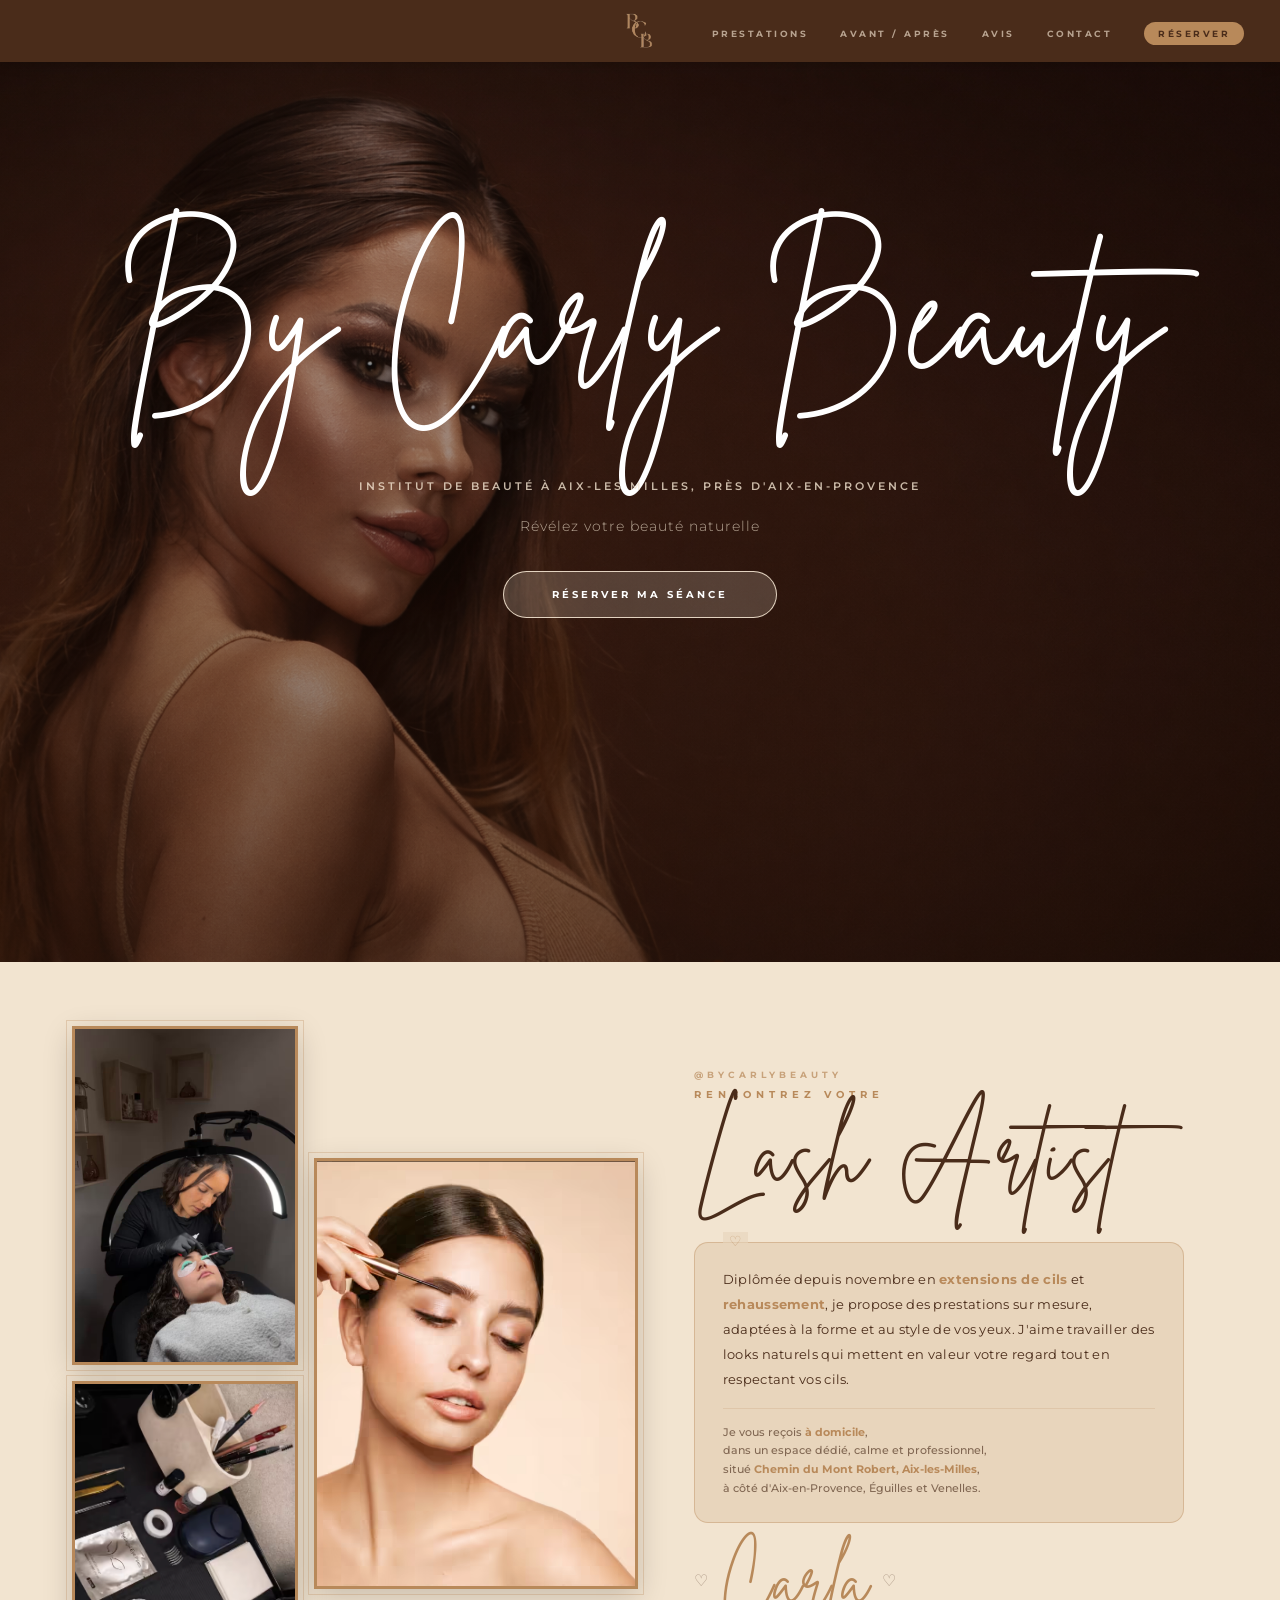
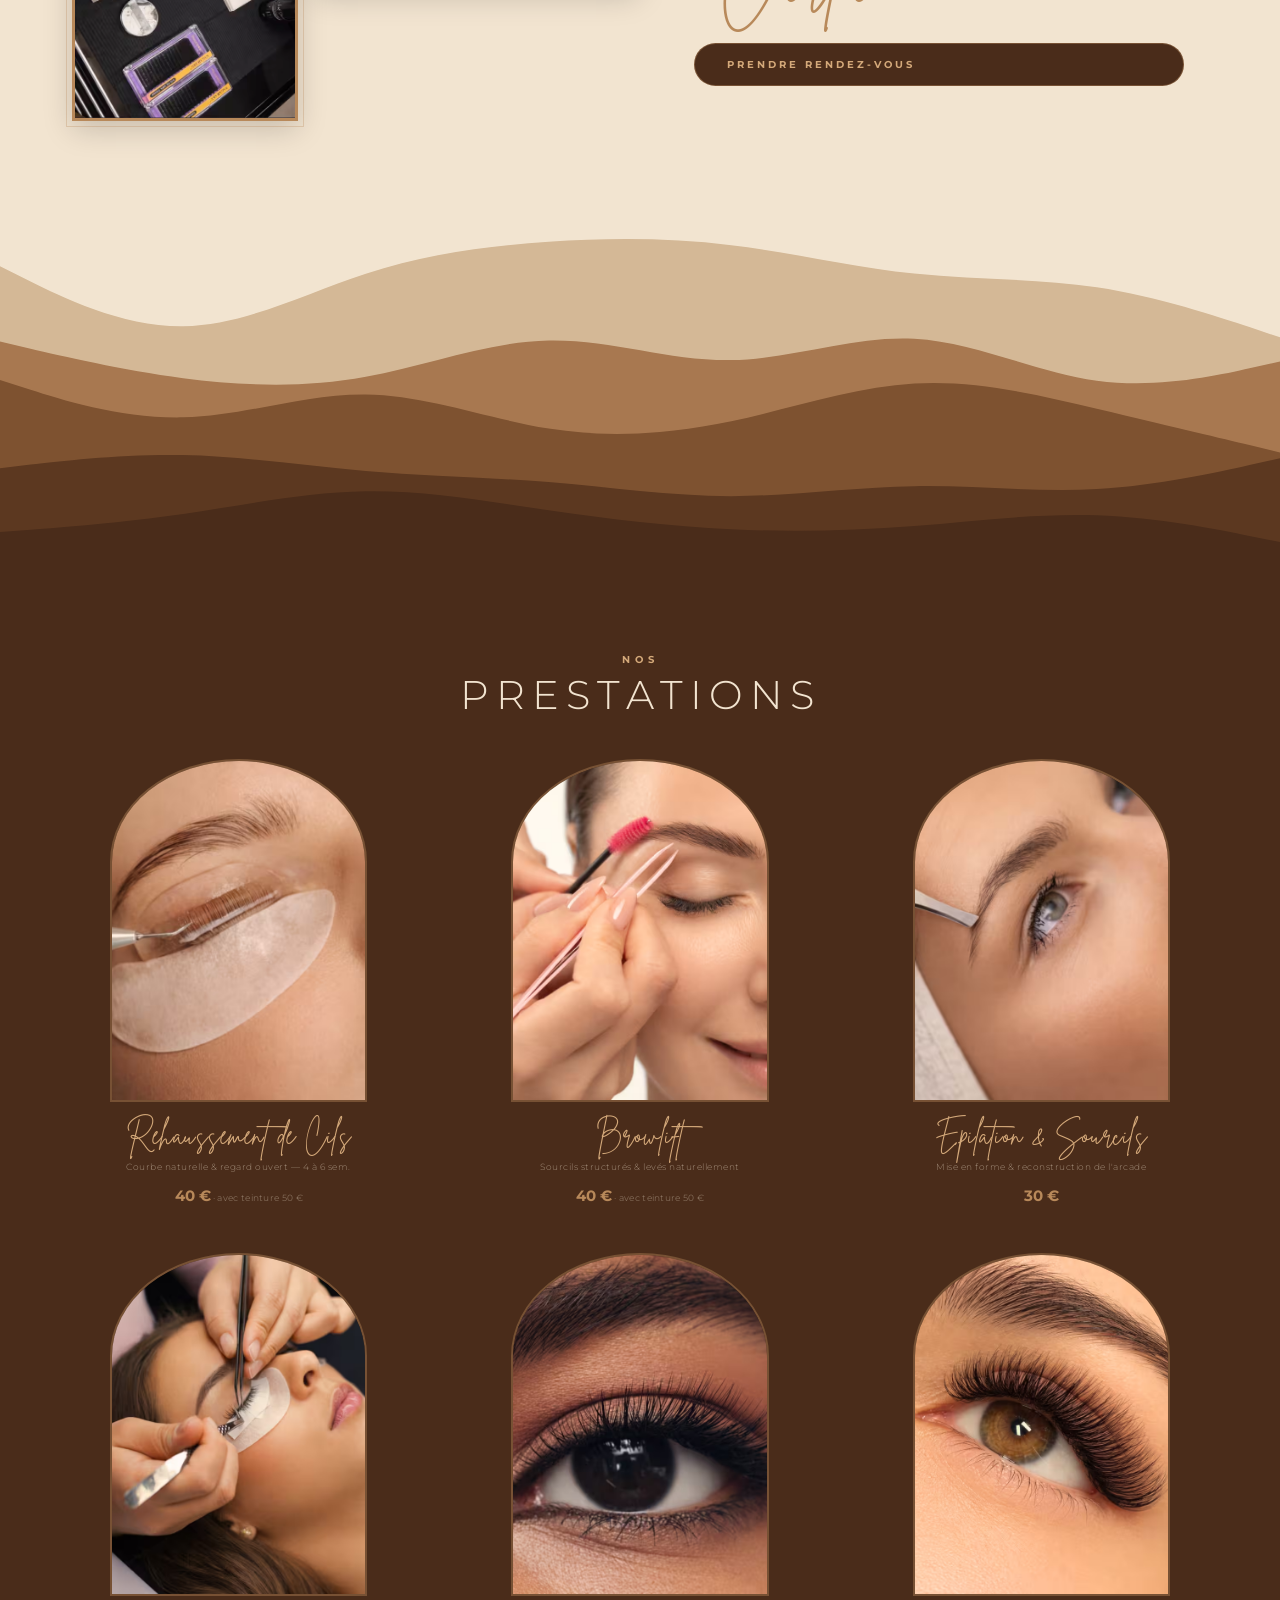
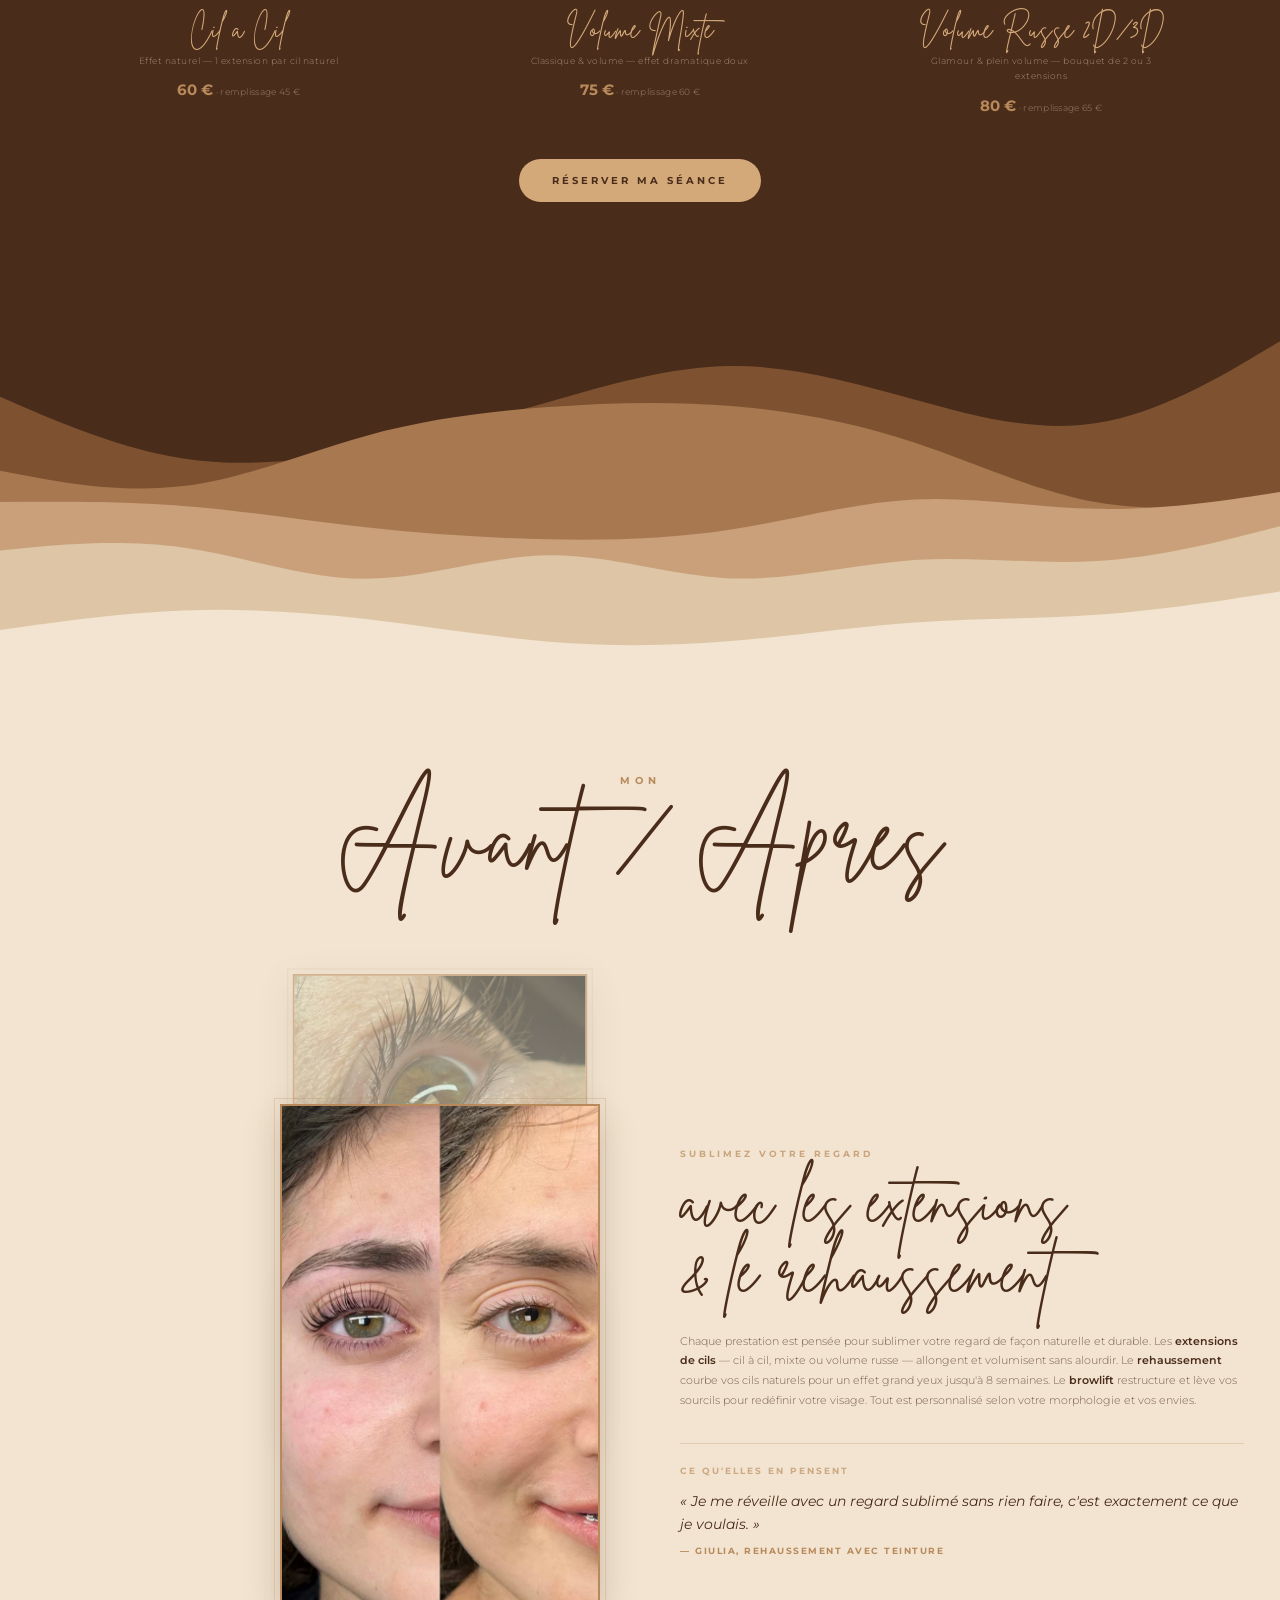
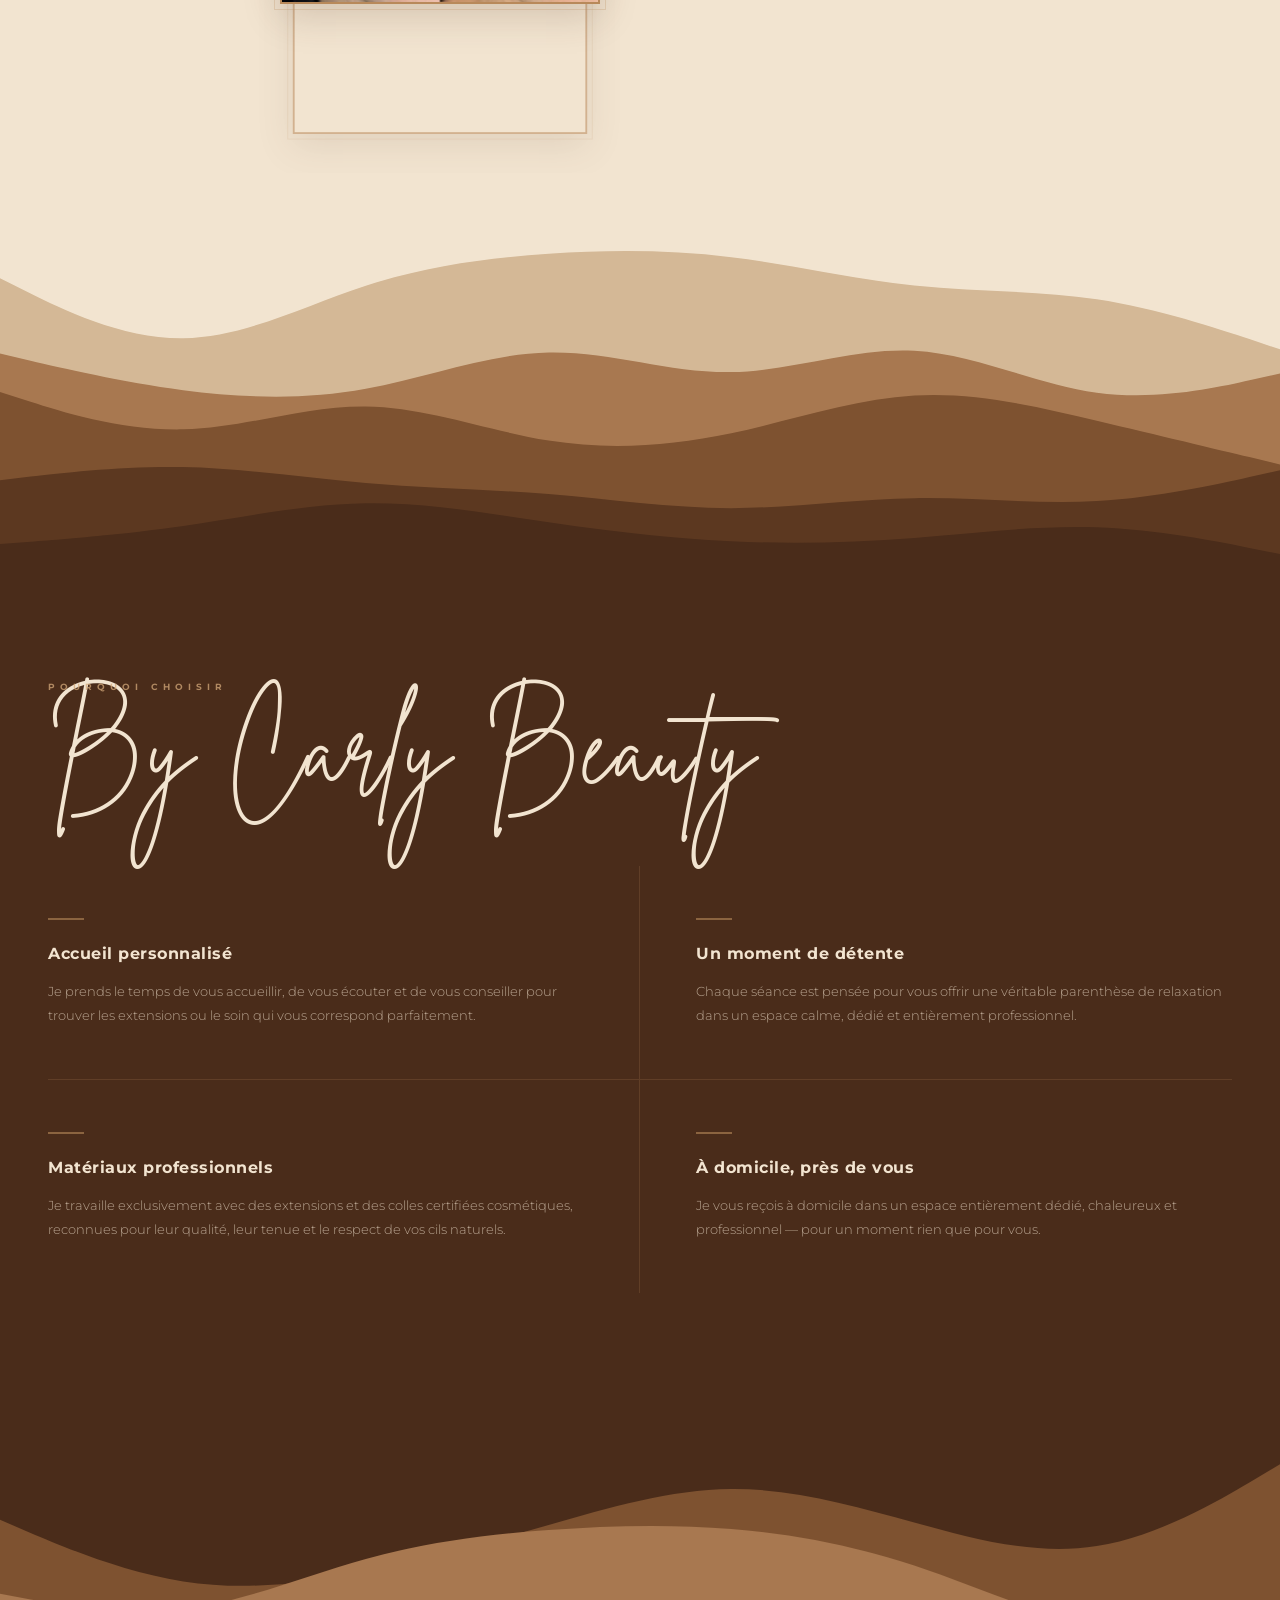
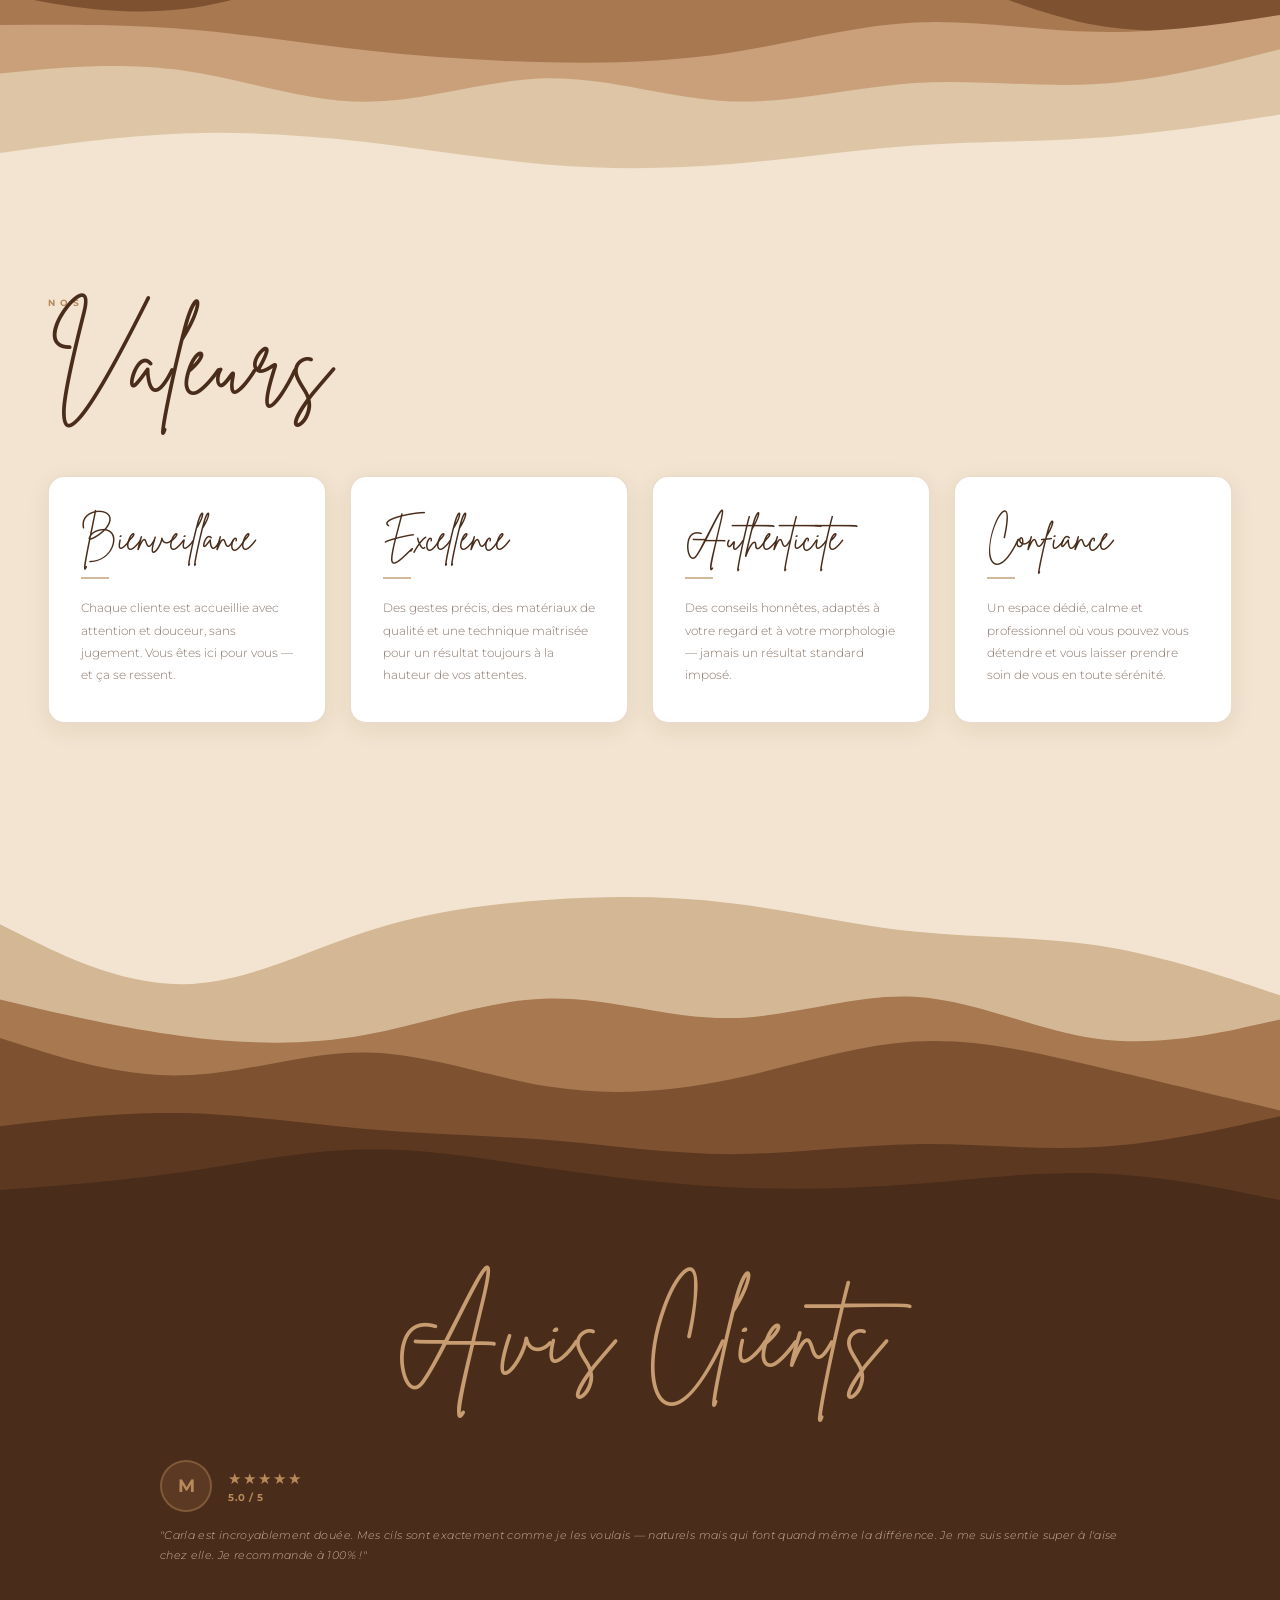
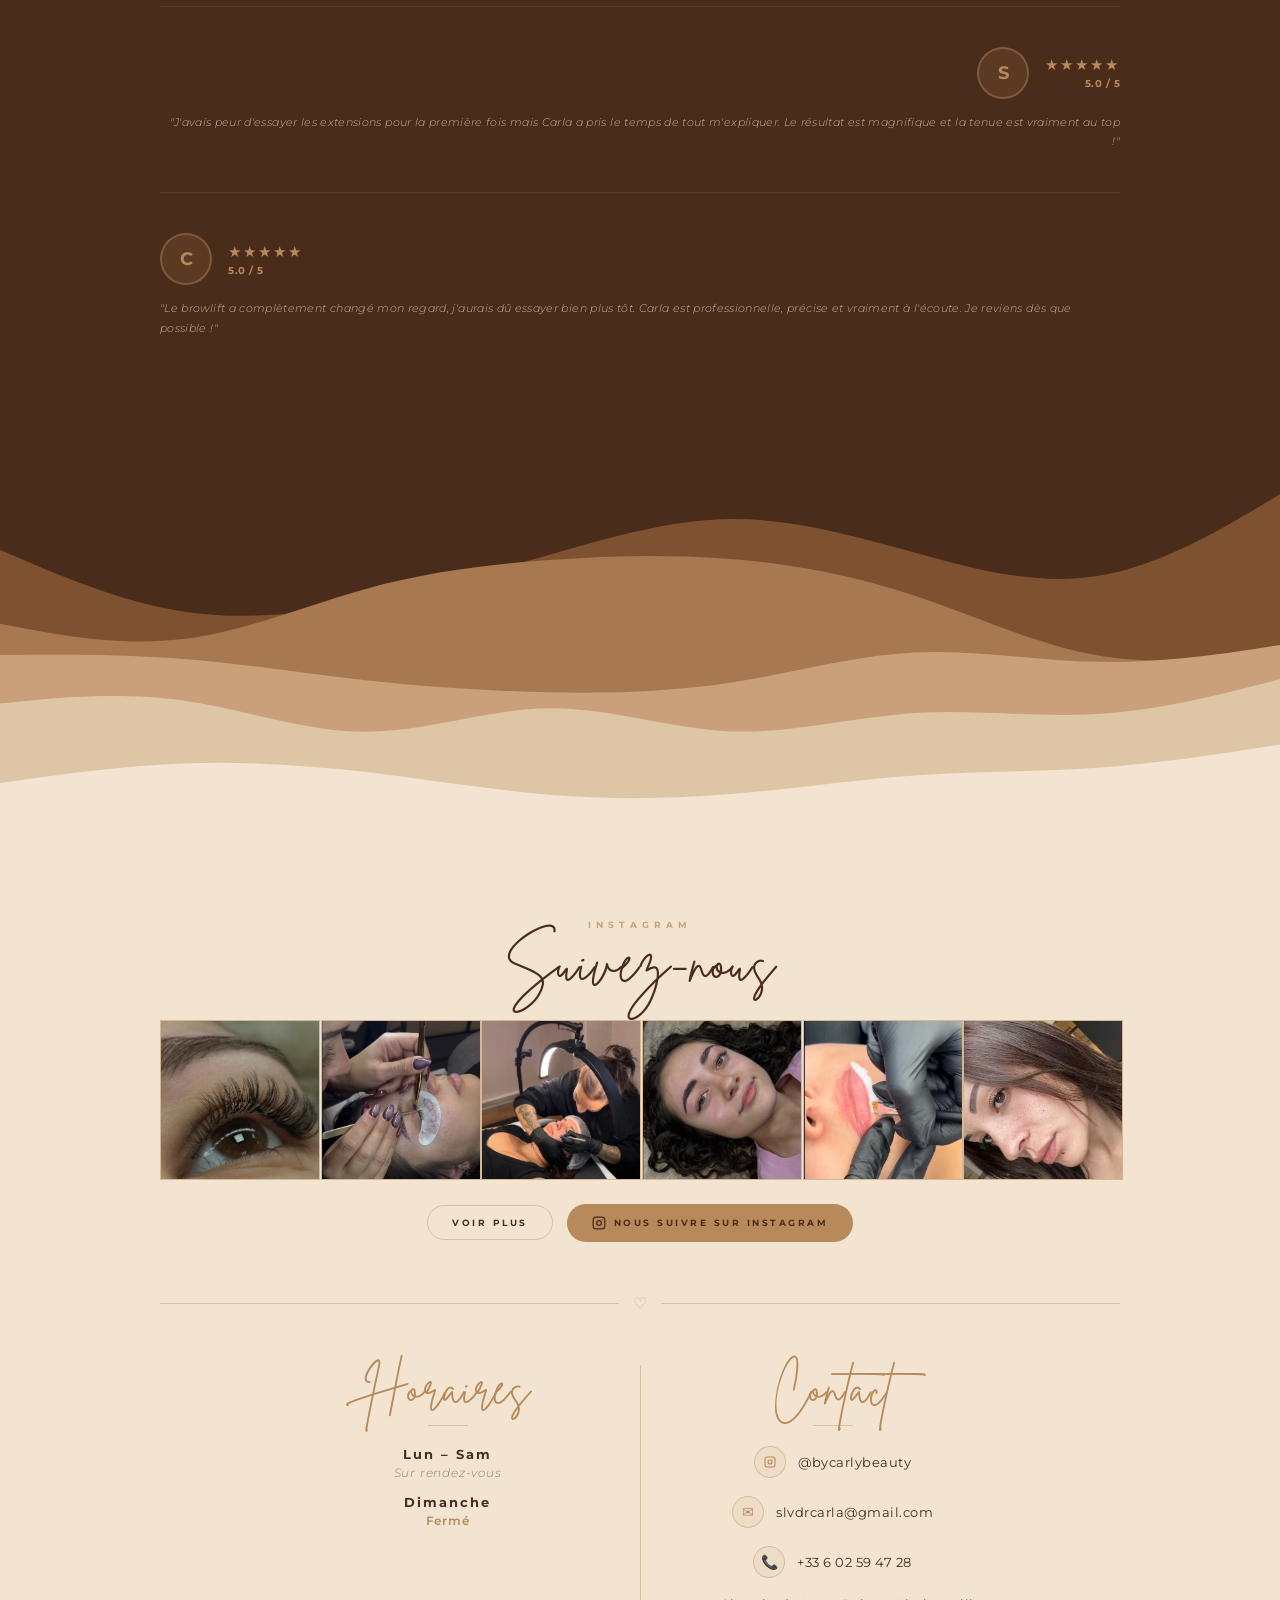
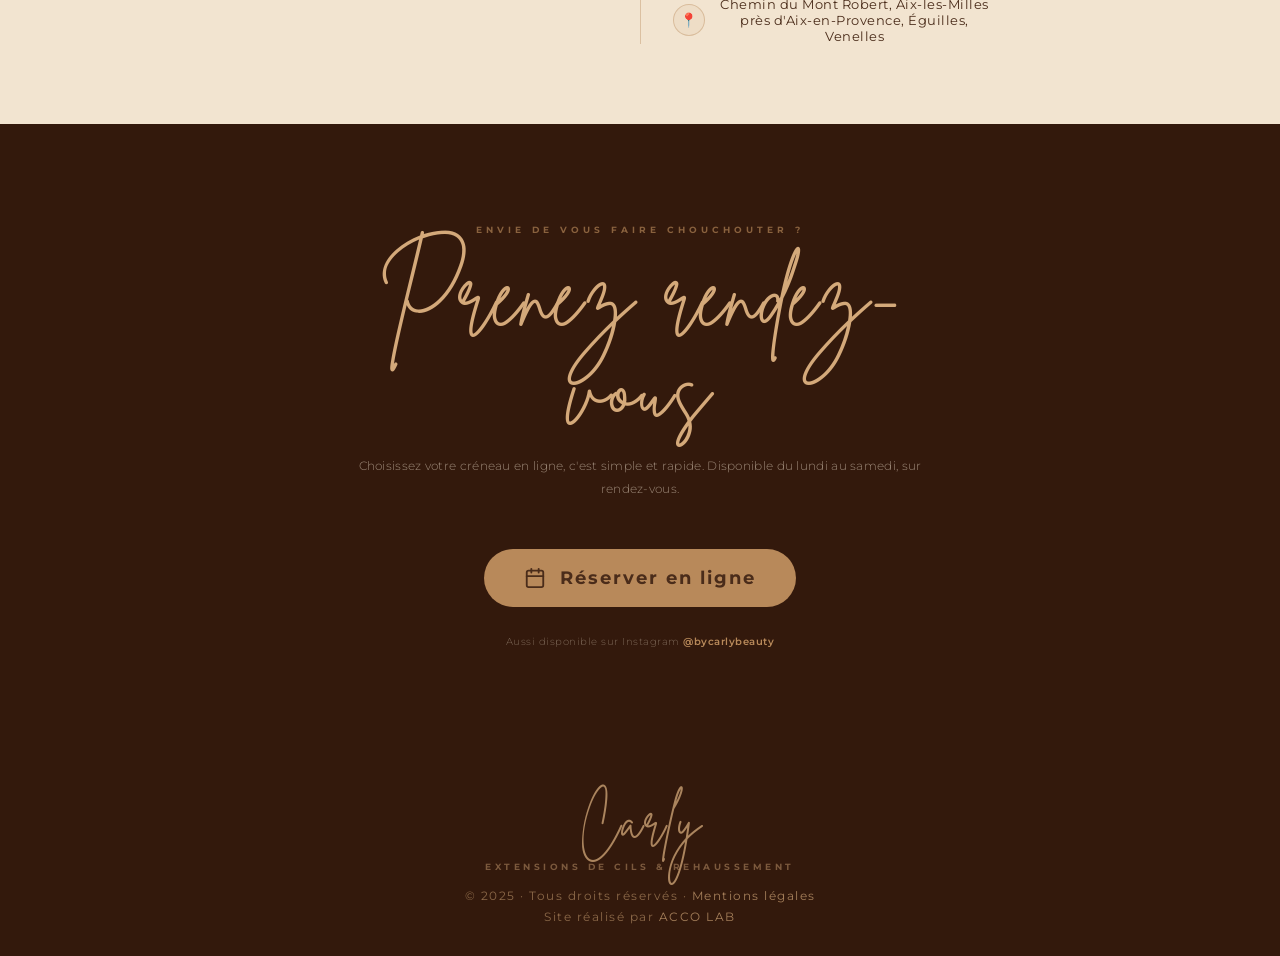
<file: index.html>
<!DOCTYPE html>
<html lang="fr">
<head>
  <meta charset="UTF-8" />
  <meta name="viewport" content="width=device-width, initial-scale=1.0, viewport-fit=cover" />
  <title>Carly Beauty – Extensions de Cils &amp; Rehaussement | Aix-les-Milles, Aix-en-Provence</title>
  <meta name="description" content="Institut de beauté By Carly Beauty à Aix-les-Milles (Chemin du Mont Robert), à côté d'Aix-en-Provence, Éguilles et Venelles. Extensions de cils, rehaussement, browlift — sur rendez-vous. Tél : +33 6 02 59 47 28." />
  <meta name="keywords" content="extensions cils Aix-en-Provence, rehaussement cils Aix-les-Milles, browlift Éguilles, Venelles, lash artist, Carly Beauty" />
  <link rel="canonical" href="https://bycarlybeauty.fr/" />
  <meta property="og:type" content="website" />
  <meta property="og:url" content="https://bycarlybeauty.fr/" />
  <meta property="og:title" content="By Carly Beauty – Extensions de Cils à Aix-les-Milles" />
  <meta property="og:description" content="Institut de beauté à Aix-les-Milles, à côté d'Aix-en-Provence, Éguilles et Venelles. Extensions, rehaussement, browlift sur mesure." />
  <meta property="og:image" content="https://bycarlybeauty.fr/photo/image/Haut1.png" />
  <meta property="og:image:width" content="1200" />
  <meta property="og:image:height" content="900" />
  <meta property="og:locale" content="fr_FR" />
  <meta property="og:site_name" content="By Carly Beauty" />
  <meta name="twitter:card" content="summary_large_image" />
  <meta name="twitter:title" content="By Carly Beauty – Extensions de Cils à Aix-les-Milles" />
  <meta name="twitter:description" content="Institut de beauté à Aix-les-Milles. Extensions de cils, rehaussement et browlift sur mesure." />
  <meta name="twitter:image" content="https://bycarlybeauty.fr/photo/image/Haut1.png" />
  <script type="application/ld+json">
  {
    "@context": "https://schema.org",
    "@graph": [
      {
        "@type": "WebSite",
        "@id": "https://bycarlybeauty.fr/#website",
        "url": "https://bycarlybeauty.fr/",
        "name": "By Carly Beauty",
        "inLanguage": "fr-FR",
        "publisher": { "@id": "https://bycarlybeauty.fr/#salon" }
      },
      {
        "@type": ["BeautySalon", "LocalBusiness"],
        "@id": "https://bycarlybeauty.fr/#salon",
        "name": "By Carly Beauty",
        "alternateName": ["Bycarlybeauty", "Carly Beauty"],
        "description": "Institut de beaut\u00e9 \u00e0 Aix-les-Milles sp\u00e9cialis\u00e9 en extensions de cils (cil \u00e0 cil, volume mixte, volume russe), rehaussement de cils et browlift. Sur rendez-vous.",
        "url": "https://bycarlybeauty.fr/",
        "mainEntityOfPage": { "@id": "https://bycarlybeauty.fr/#website" },
        "telephone": "+33602594728",
        "email": "slvdrcarla@gmail.com",
        "image": [
          "https://bycarlybeauty.fr/photo/image/Haut1.png",
          "https://bycarlybeauty.fr/photo/image/Hautd3.png"
        ],
        "logo": "https://bycarlybeauty.fr/photo/image/vraislogo.png",
        "priceRange": "\u20ac\u20ac",
        "currenciesAccepted": "EUR",
        "paymentAccepted": "Esp\u00e8ces, Carte bancaire, Virement",
        "knowsLanguage": "fr-FR",
        "address": {
          "@type": "PostalAddress",
          "streetAddress": "245 Chemin du Mont Robert",
          "addressLocality": "Aix-en-Provence",
          "addressRegion": "Provence-Alpes-C\u00f4te d'Azur",
          "postalCode": "13290",
          "addressCountry": "FR"
        },
        "geo": {
          "@type": "GeoCoordinates",
          "latitude": 43.5042,
          "longitude": 5.3536
        },
        "hasMap": "https://www.google.com/maps/search/?api=1&query=43.5042,5.3536",
        "areaServed": [
          { "@type": "City", "name": "Aix-en-Provence" },
          { "@type": "Place", "name": "Aix-les-Milles" },
          { "@type": "City", "name": "\u00c9guilles" },
          { "@type": "City", "name": "Venelles" },
          { "@type": "City", "name": "Bouc-Bel-Air" },
          { "@type": "Place", "name": "Luynes" }
        ],
        "openingHoursSpecification": [
          {
            "@type": "OpeningHoursSpecification",
            "dayOfWeek": ["Monday","Tuesday","Wednesday","Thursday","Friday","Saturday"],
            "opens": "09:00",
            "closes": "19:00"
          }
        ],
        "sameAs": [
          "https://www.instagram.com/bycarlybeauty/"
        ],
        "potentialAction": {
          "@type": "ReserveAction",
          "target": {
            "@type": "EntryPoint",
            "urlTemplate": "https://calendly.com/slvdrcarla",
            "inLanguage": "fr-FR",
            "actionPlatform": [
              "http://schema.org/DesktopWebPlatform",
              "http://schema.org/MobileWebPlatform"
            ]
          },
          "result": { "@type": "Reservation", "name": "Rendez-vous beaut\u00e9" }
        },
        "hasOfferCatalog": {
          "@type": "OfferCatalog",
          "name": "Prestations beaut\u00e9",
          "itemListElement": [
            { "@type": "Offer", "itemOffered": { "@type": "Service", "name": "Rehaussement de cils", "description": "Courbe naturelle et regard ouvert \u2014 4 \u00e0 6 semaines", "areaServed": "Aix-en-Provence" }, "price": "40", "priceCurrency": "EUR", "availability": "https://schema.org/InStock" },
            { "@type": "Offer", "itemOffered": { "@type": "Service", "name": "Browlift", "description": "Sourcils structur\u00e9s et lev\u00e9s naturellement", "areaServed": "Aix-en-Provence" }, "price": "40", "priceCurrency": "EUR", "availability": "https://schema.org/InStock" },
            { "@type": "Offer", "itemOffered": { "@type": "Service", "name": "\u00c9pilation et reconstruction des sourcils", "areaServed": "Aix-en-Provence" }, "price": "30", "priceCurrency": "EUR", "availability": "https://schema.org/InStock" },
            { "@type": "Offer", "itemOffered": { "@type": "Service", "name": "Extensions de cils cil \u00e0 cil", "description": "Effet naturel \u2014 1 extension par cil naturel", "areaServed": "Aix-en-Provence" }, "price": "60", "priceCurrency": "EUR", "availability": "https://schema.org/InStock" },
            { "@type": "Offer", "itemOffered": { "@type": "Service", "name": "Extensions de cils volume mixte", "description": "Classique et volume \u2014 effet dramatique doux", "areaServed": "Aix-en-Provence" }, "price": "75", "priceCurrency": "EUR", "availability": "https://schema.org/InStock" },
            { "@type": "Offer", "itemOffered": { "@type": "Service", "name": "Extensions de cils volume russe 2D/3D", "description": "Glamour et plein volume", "areaServed": "Aix-en-Provence" }, "price": "80", "priceCurrency": "EUR", "availability": "https://schema.org/InStock" }
          ]
        }
      }
    ]
  }
  </script>
  <link rel="preconnect" href="https://fonts.googleapis.com" />
  <link rel="preconnect" href="https://fonts.gstatic.com" crossorigin />
  <link href="https://fonts.googleapis.com/css2?family=Montserrat:wght@300;400;600;700;800&display=swap" rel="stylesheet" />
  <link rel="icon" type="image/png" href="photo/image/logo.png" />
  <link rel="stylesheet" href="style.css" />
</head>
<body>

  <!-- ══════════════════════════════════════
       NAV
  ══════════════════════════════════════ -->
  <nav class="navbar">
    <!-- Hamburger (mobile gauche) -->
    <button class="navbar__burger" aria-label="Menu" onclick="document.querySelector('.navbar__drawer').classList.toggle('open')">
      <span></span><span></span><span></span>
    </button>

    <!-- Logo centré -->
    <a href="#" class="navbar__logo-link" aria-label="Retour en haut"><picture>
  <source srcset="photo/image/vraislogo.avif" type="image/avif">
  <source srcset="photo/image/vraislogo.webp" type="image/webp">
  <img class="navbar__logo" src="photo/image/vraislogo.png" alt="Carly – By Carly Beauty" decoding="async" />
</picture></a>

    <!-- Bouton réserver (mobile droite) + liens desktop -->
    <ul class="navbar__links">
      <li><a href="#prestations">Prestations</a></li>
      <li><a href="#avantapres">Avant / Après</a></li>
      <li><a href="#avis">Avis</a></li>
      <li><a href="#infos">Contact</a></li>
      <li><a href="https://calendly.com/slvdrcarla" target="_blank" rel="noopener" class="navbar__rdv">Réserver</a></li>
    </ul>
    <a href="https://calendly.com/slvdrcarla" target="_blank" rel="noopener" class="navbar__rdv navbar__rdv--mobile">Réserver</a>
  </nav>

  <!-- Drawer mobile -->
  <div class="navbar__drawer">
    <button class="navbar__drawer-close" aria-label="Fermer" onclick="document.querySelector('.navbar__drawer').classList.remove('open')">✕</button>
    <ul>
      <li><a href="#prestations" onclick="document.querySelector('.navbar__drawer').classList.remove('open')">Prestations</a></li>
      <li><a href="#avantapres" onclick="document.querySelector('.navbar__drawer').classList.remove('open')">Avant / Après</a></li>
      <li><a href="#avis" onclick="document.querySelector('.navbar__drawer').classList.remove('open')">Avis</a></li>
      <li><a href="#infos" onclick="document.querySelector('.navbar__drawer').classList.remove('open')">Contact</a></li>
      <li><a href="https://calendly.com/slvdrcarla" target="_blank" rel="noopener" onclick="document.querySelector('.navbar__drawer').classList.remove('open')">Réserver</a></li>
    </ul>
  </div>

  <!-- ══════════════════════════════════════
       HERO  — plein écran image
  ══════════════════════════════════════ -->
  <section class="hero">
    <div class="hero__overlay"></div>
    <div class="hero__content">
      <h1 class="hero__title">By Carly Beauty</h1>
      <p class="hero__suptitle">Institut de beauté à Aix-Les Milles, près d'Aix-en-Provence</p>
      <p class="hero__tagline">Révélez votre beauté naturelle</p>
      <a class="hero__cta" href="https://calendly.com/slvdrcarla" target="_blank" rel="noopener">Réserver ma séance</a>
    </div>
  </section>

  <!-- ══════════════════════════════════════
       PRÉSENTATION / BIO  — crème
  ══════════════════════════════════════ -->
  <section class="presentation">
    <div class="hero__inner">

      <div class="hero__layout">

        <!-- ── Photos ── -->
        <div class="hero__photos">
          <!-- Colonne 1 : 2 petites empilées -->
          <div class="hero__photos-col">
            <div class="frame frame--hero-sm">
              <picture>
  <source srcset="photo/image/Hautd3.avif" type="image/avif">
  <source srcset="photo/image/Hautd3.webp" type="image/webp">
  <img src="photo/image/Hautd3.png" alt="Extensions de cils volume russe réalisées à Aix-les-Milles" decoding="async" />
</picture>
            </div>
            <div class="frame frame--hero-sm">
              <picture>
  <source srcset="photo/image/haut2.avif" type="image/avif">
  <source srcset="photo/image/haut2.webp" type="image/webp">
  <img src="photo/image/haut2.png" alt="Rehaussement de cils avec teinture près d'Aix-en-Provence" decoding="async" />
</picture>
            </div>
          </div>
          <!-- Colonne 2 : 1 grande -->
          <div class="hero__photos-col">
            <div class="frame frame--hero-lg">
              <picture>
  <source srcset="photo/image/Haut1.avif" type="image/avif">
  <source srcset="photo/image/Haut1.webp" type="image/webp">
  <img src="photo/image/Haut1.png" alt="Extensions de cils cil à cil — By Carly Beauty, Aix-les-Milles" fetchpriority="high" decoding="async" />
</picture>
            </div>
          </div>
        </div>

        <!-- ── Texte ── -->
        <div class="hero__text">
          <p class="hero__salon">@BYCARLYBEAUTY</p>
          <p class="hero__label">RENCONTREZ VOTRE</p>
          <h2 class="hero__title">Lash Artist</h2>

          <div class="hero__bio-card">
            <p class="hero__bio-text">
              Diplômée depuis novembre en <strong>extensions de cils</strong> et <strong>rehaussement</strong>,
              je propose des prestations sur mesure, adaptées à la forme et au style de vos yeux.
              J'aime travailler des looks naturels qui mettent en valeur votre regard
              tout en respectant vos cils.
            </p>

            <p class="hero__bio-domicile">
              Je vous reçois <strong>à domicile</strong>,<br />
              dans un espace dédié, calme et professionnel,<br />
              situé <strong>Chemin du Mont Robert, Aix-les-Milles</strong>,<br />
              à côté d'Aix-en-Provence, Éguilles et Venelles.
            </p>
          </div>

          <div class="hero__sign">
            <span class="hero__heart">♡</span>
            <span class="hero__signature">Carla</span>
            <span class="hero__heart">♡</span>
          </div>

          <a class="btn-rdv" href="https://calendly.com/slvdrcarla" target="_blank" rel="noopener">Prendre rendez-vous</a>
        </div>

      </div><!-- /hero__layout -->

    </div>
  </section>

  <img class="wave" src="photo/wave-cream-to-brown.svg" alt="" loading="lazy" decoding="async" />

  <!-- ══════════════════════════════════════
       PRESTATIONS  — brun
  ══════════════════════════════════════ -->
  <section class="services" id="prestations">
    <div class="services__inner">

      <p class="section-label section-label--light">NOS</p>
      <h2 class="services__title">PRESTATIONS</h2>

      <div class="arch-grid">

        <a class="arch-card" href="https://calendly.com/slvdrcarla/rehaussement-de-cil?back=1&month=2026-04" target="_blank" rel="noopener">
          <div class="arch-frame">
            <picture>
  <source srcset="photo/image/Presta/Rehaussement%20de%20Cils.avif" type="image/avif">
  <source srcset="photo/image/Presta/Rehaussement%20de%20Cils.webp" type="image/webp">
  <img src="photo/image/Presta/Rehaussement%20de%20Cils.png" alt="Rehaussement de cils — prestation By Carly Beauty" loading="lazy" decoding="async" />
</picture>
          </div>
          <p class="arch-name">Rehaussement de Cils</p>
          <p class="arch-desc">Courbe naturelle &amp; regard ouvert — 4 à 6 sem.</p>
          <p class="arch-price">40 €<span class="arch-price__alt"> · avec teinture 50 €</span></p>
        </a>

        <a class="arch-card" href="https://calendly.com/slvdrcarla/browlift?back=1" target="_blank" rel="noopener">
          <div class="arch-frame">
            <picture>
  <source srcset="photo/image/Presta/Browlift.avif" type="image/avif">
  <source srcset="photo/image/Presta/Browlift.webp" type="image/webp">
  <img src="photo/image/Presta/Browlift.png" alt="Browlift — restructuration des sourcils" loading="lazy" decoding="async" />
</picture>
          </div>
          <p class="arch-name">Browlift</p>
          <p class="arch-desc">Sourcils structurés &amp; levés naturellement</p>
          <p class="arch-price">40 €<span class="arch-price__alt"> · avec teinture 50 €</span></p>
        </a>

        <a class="arch-card" href="https://calendly.com/slvdrcarla/reconstruction-et-epilation-des-sourcils?back=1" target="_blank" rel="noopener">
          <div class="arch-frame">
            <picture>
  <source srcset="photo/image/Presta/%C3%89pilation%20%26%20Sourcils.avif" type="image/avif">
  <source srcset="photo/image/Presta/%C3%89pilation%20%26%20Sourcils.webp" type="image/webp">
  <img src="photo/image/Presta/%C3%89pilation%20%26%20Sourcils.png" alt="Épilation et reconstruction des sourcils" loading="lazy" decoding="async" />
</picture>
          </div>
          <p class="arch-name">Épilation &amp; Sourcils</p>
          <p class="arch-desc">Mise en forme &amp; reconstruction de l'arcade</p>
          <p class="arch-price">30 €</p>
        </a>

        <a class="arch-card" href="https://calendly.com/slvdrcarla/cil-a-cil?back=1&month=2026-04" target="_blank" rel="noopener">
          <div class="arch-frame">
            <picture>
  <source srcset="photo/image/Presta/Cil%20%C3%A0%20Cil.avif" type="image/avif">
  <source srcset="photo/image/Presta/Cil%20%C3%A0%20Cil.webp" type="image/webp">
  <img src="photo/image/Presta/Cil%20%C3%A0%20Cil.png" alt="Extensions de cils cil à cil — effet naturel" loading="lazy" decoding="async" />
</picture>
          </div>
          <p class="arch-name">Cil à Cil</p>
          <p class="arch-desc">Effet naturel — 1 extension par cil naturel</p>
          <p class="arch-price">60 €<span class="arch-price__alt"> · remplissage 45 €</span></p>
        </a>

        <a class="arch-card" href="https://calendly.com/slvdrcarla/volume-mixte?back=1&month=2026-04" target="_blank" rel="noopener">
          <div class="arch-frame">
            <picture>
  <source srcset="photo/image/Presta/Mixte.avif" type="image/avif">
  <source srcset="photo/image/Presta/Mixte.webp" type="image/webp">
  <img src="photo/image/Presta/Mixte.png" alt="Extensions de cils volume mixte" loading="lazy" decoding="async" />
</picture>
          </div>
          <p class="arch-name">Volume Mixte</p>
          <p class="arch-desc">Classique &amp; volume — effet dramatique doux</p>
          <p class="arch-price">75 €<span class="arch-price__alt"> · remplissage 60 €</span></p>
        </a>

        <a class="arch-card" href="https://calendly.com/slvdrcarla/volume-russe-2d-3d?back=1&month=2026-04" target="_blank" rel="noopener">
          <div class="arch-frame">
            <picture>
  <source srcset="photo/image/Presta/Volume%20Russe%202D.avif" type="image/avif">
  <source srcset="photo/image/Presta/Volume%20Russe%202D.webp" type="image/webp">
  <img src="photo/image/Presta/Volume%20Russe%202D.png" alt="Extensions de cils volume russe 2D/3D" loading="lazy" decoding="async" />
</picture>
          </div>
          <p class="arch-name">Volume Russe 2D/3D</p>
          <p class="arch-desc">Glamour &amp; plein volume — bouquet de 2 ou 3 extensions</p>
          <p class="arch-price">80 €<span class="arch-price__alt"> · remplissage 65 €</span></p>
        </a>

      </div><!-- /arch-grid -->

      <a class="btn-rdv btn-rdv--light" href="https://calendly.com/slvdrcarla" target="_blank" rel="noopener">Réserver ma séance</a>

    </div>
  </section>

  <img class="wave" src="photo/wave-brown-to-cream.svg" alt="" loading="lazy" decoding="async" />

  <!-- ══════════════════════════════════════
       AVANT / APRÈS  — crème (stack scroll)
  ══════════════════════════════════════ -->
  <section class="avantapres" id="avantapres">
    <div class="avantapres__header">
      <p class="section-label">MON</p>
      <h2 class="avantapres__title">Avant / Après</h2>
    </div>

    <div class="stack-section">

      <!-- ── Photos (gauche sur PC) — wheel carousel ── -->
      <div class="stack-photos">
        <div class="wheel-stage">
          <div class="wheel-card" data-idx="0"><picture>
  <source srcset="photo/les%20avant%20apres/aa1.avif" type="image/avif">
  <source srcset="photo/les%20avant%20apres/aa1.webp" type="image/webp">
  <img src="photo/les%20avant%20apres/aa1.png" alt="Nastasia – Rehaussement avec teinture" loading="lazy" decoding="async" />
</picture></div>
          <div class="wheel-card" data-idx="1"><picture>
  <source srcset="photo/les%20avant%20apres/aa2.avif" type="image/avif">
  <source srcset="photo/les%20avant%20apres/aa2.webp" type="image/webp">
  <img src="photo/les%20avant%20apres/aa2.png" alt="Giulia – Rehaussement avec teinture" loading="lazy" decoding="async" />
</picture></div>
          <div class="wheel-card" data-idx="2"><picture>
  <source srcset="photo/les%20avant%20apres/aa3.avif" type="image/avif">
  <source srcset="photo/les%20avant%20apres/aa3.webp" type="image/webp">
  <img src="photo/les%20avant%20apres/aa3.png" alt="Ambre – Volume Russe 2D" loading="lazy" decoding="async" />
</picture></div>
          <div class="wheel-card" data-idx="3"><picture>
  <source srcset="photo/les%20avant%20apres/aa4.avif" type="image/avif">
  <source srcset="photo/les%20avant%20apres/aa4.webp" type="image/webp">
  <img src="photo/les%20avant%20apres/aa4.png" alt="Giulia – Browlift avec teinture + Rehaussement avec teinture" loading="lazy" decoding="async" />
</picture></div>
          <div class="wheel-card" data-idx="4"><picture>
  <source srcset="photo/les%20avant%20apres/aa5.avif" type="image/avif">
  <source srcset="photo/les%20avant%20apres/aa5.webp" type="image/webp">
  <img src="photo/les%20avant%20apres/aa5.png" alt="Ilona – Rehaussement avec teinture + Reconstruction sourcils" loading="lazy" decoding="async" />
</picture></div>
          <div class="wheel-card" data-idx="5"><picture>
  <source srcset="photo/les%20avant%20apres/aa6.avif" type="image/avif">
  <source srcset="photo/les%20avant%20apres/aa6.webp" type="image/webp">
  <img src="photo/les%20avant%20apres/aa6.png" alt="Ambre – Browlift avec teinture + Rehaussement avec teinture" loading="lazy" decoding="async" />
</picture></div>
          <div class="wheel-card" data-idx="6"><picture>
  <source srcset="photo/les%20avant%20apres/aa7.avif" type="image/avif">
  <source srcset="photo/les%20avant%20apres/aa7.webp" type="image/webp">
  <img src="photo/les%20avant%20apres/aa7.png" alt="Alicia – Browlift" loading="lazy" decoding="async" />
</picture></div>
          <div class="wheel-card" data-idx="7"><picture>
  <source srcset="photo/les%20avant%20apres/aa8.avif" type="image/avif">
  <source srcset="photo/les%20avant%20apres/aa8.webp" type="image/webp">
  <img src="photo/les%20avant%20apres/aa8.png" alt="Giulia – Browlift avec teinture + Rehaussement avec teinture" loading="lazy" decoding="async" />
</picture></div>
          <div class="wheel-card" data-idx="8"><picture>
  <source srcset="photo/les%20avant%20apres/aa9.avif" type="image/avif">
  <source srcset="photo/les%20avant%20apres/aa9.webp" type="image/webp">
  <img src="photo/les%20avant%20apres/aa9.png" alt="Ilona – Browlift sans teinture" loading="lazy" decoding="async" />
</picture></div>
        </div>
      </div>

      <!-- ── Sidebar (droite sur PC, cachée sur mobile) ── -->
      <aside class="stack-sidebar">
        <div class="stack-sidebar__content">
          <p class="stack-sidebar__eyebrow">SUBLIMEZ VOTRE REGARD</p>
          <h3 class="stack-sidebar__title">avec les extensions<br>&amp; le rehaussement</h3>

          <p class="stack-sidebar__para">
            Chaque prestation est pensée pour sublimer votre regard de façon naturelle et durable.
            Les <strong>extensions de cils</strong> — cil à cil, mixte ou volume russe — allongent et volumisent
            sans alourdir. Le <strong>rehaussement</strong> courbe vos cils naturels pour un effet grand yeux jusqu'à 8 semaines.
            Le <strong>browlift</strong> restructure et lève vos sourcils pour redéfinir votre visage.
            Tout est personnalisé selon votre morphologie et vos envies.
          </p>

          <p class="stack-sidebar__reviews-label">CE QU'ELLES EN PENSENT</p>
          <div class="stack-reviews-wrap">
            <div class="stack-review active" data-idx="0">
              <p class="stack-review__quote">« Le résultat est magnifique, mes cils sont courbés à la perfection et la teinture tient super bien ! »</p>
              <p class="stack-review__author">— Nastasia, rehaussement avec teinture</p>
            </div>
            <div class="stack-review" data-idx="1">
              <p class="stack-review__quote">« Je me réveille avec un regard sublimé sans rien faire, c'est exactement ce que je voulais. »</p>
              <p class="stack-review__author">— Giulia, rehaussement avec teinture</p>
            </div>
            <div class="stack-review" data-idx="2">
              <p class="stack-review__quote">« J'avais peur que ce soit trop chargé mais le rendu est glamour et naturel à la fois. »</p>
              <p class="stack-review__author">— Ambre, volume russe 2D</p>
            </div>
            <div class="stack-review" data-idx="3">
              <p class="stack-review__quote">« Le combo browlift + rehaussement a complètement transformé mon regard, je suis fan ! »</p>
              <p class="stack-review__author">— Giulia, browlift avec teinture + rehaussement avec teinture</p>
            </div>
            <div class="stack-review" data-idx="4">
              <p class="stack-review__quote">« Mes sourcils sont enfin dessinés comme il faut et le rehaussement dure super longtemps ! »</p>
              <p class="stack-review__author">— Ilona, rehaussement avec teinture + reconstruction sourcils</p>
            </div>
            <div class="stack-review" data-idx="5">
              <p class="stack-review__quote">« Résultat naturel et durable, le browlift a vraiment ouvert mon regard. Je reviendrai ! »</p>
              <p class="stack-review__author">— Ambre, browlift avec teinture + rehaussement avec teinture</p>
            </div>
            <div class="stack-review" data-idx="6">
              <p class="stack-review__quote">« Mes sourcils ont changé mon visage, je comprends pas pourquoi j'ai pas fait ça avant. »</p>
              <p class="stack-review__author">— Alicia, browlift</p>
            </div>
            <div class="stack-review" data-idx="7">
              <p class="stack-review__quote">« Toujours aussi parfait, Carly prend vraiment soin de chaque détail à chaque fois. »</p>
              <p class="stack-review__author">— Giulia, browlift avec teinture + rehaussement avec teinture</p>
            </div>
            <div class="stack-review" data-idx="8">
              <p class="stack-review__quote">« Même sans teinture le résultat est superbe, le browlift a l'air tellement naturel. »</p>
              <p class="stack-review__author">— Ilona, browlift</p>
            </div>
          </div>
        </div>
      </aside>

    </div>
  </section>

  <img class="wave" src="photo/wave-cream-to-brown.svg" alt="" loading="lazy" decoding="async" />

  <!-- ══════════════════════════════════════
       POURQUOI BY CARLY  — brun, pleine largeur
  ══════════════════════════════════════ -->
  <section class="whyus">

    <div class="whyus__top">
      <p class="whyus__label">POURQUOI CHOISIR</p>
      <h2 class="whyus__title">By Carly Beauty</h2>
    </div>

    <div class="whyus__grid">

      <div class="whyus__card">
        <span class="whyus__card-line"></span>
        <p class="whyus__card-title">Accueil personnalisé</p>
        <p class="whyus__card-text">Je prends le temps de vous accueillir, de vous écouter et de vous conseiller pour trouver les extensions ou le soin qui vous correspond parfaitement.</p>
      </div>

      <div class="whyus__card">
        <span class="whyus__card-line"></span>
        <p class="whyus__card-title">Un moment de détente</p>
        <p class="whyus__card-text">Chaque séance est pensée pour vous offrir une véritable parenthèse de relaxation dans un espace calme, dédié et entièrement professionnel.</p>
      </div>

      <div class="whyus__card">
        <span class="whyus__card-line"></span>
        <p class="whyus__card-title">Matériaux professionnels</p>
        <p class="whyus__card-text">Je travaille exclusivement avec des extensions et des colles certifiées cosmétiques, reconnues pour leur qualité, leur tenue et le respect de vos cils naturels.</p>
      </div>

      <div class="whyus__card">
        <span class="whyus__card-line"></span>
        <p class="whyus__card-title">À domicile, près de vous</p>
        <p class="whyus__card-text">Je vous reçois à domicile dans un espace entièrement dédié, chaleureux et professionnel — pour un moment rien que pour vous.</p>
      </div>

    </div>

  </section>

  <img class="wave" src="photo/wave-brown-to-cream.svg" alt="" loading="lazy" decoding="async" />

  <!-- ══════════════════════════════════════
       SECTION LIBRE  — crème (à compléter)
  ══════════════════════════════════════ -->
  <section class="libre">

    <p class="libre__label">NOS</p>
    <h2 class="libre__title">Valeurs</h2>

    <div class="libre__grid">

      <div class="libre__card">
        <p class="libre__card-word">Bienveillance</p>
        <span class="libre__card-line"></span>
        <p class="libre__card-text">Chaque cliente est accueillie avec attention et douceur, sans jugement. Vous êtes ici pour vous — et ça se ressent.</p>
      </div>

      <div class="libre__card">
        <p class="libre__card-word">Excellence</p>
        <span class="libre__card-line"></span>
        <p class="libre__card-text">Des gestes précis, des matériaux de qualité et une technique maîtrisée pour un résultat toujours à la hauteur de vos attentes.</p>
      </div>

      <div class="libre__card">
        <p class="libre__card-word">Authenticité</p>
        <span class="libre__card-line"></span>
        <p class="libre__card-text">Des conseils honnêtes, adaptés à votre regard et à votre morphologie — jamais un résultat standard imposé.</p>
      </div>

      <div class="libre__card">
        <p class="libre__card-word">Confiance</p>
        <span class="libre__card-line"></span>
        <p class="libre__card-text">Un espace dédié, calme et professionnel où vous pouvez vous détendre et vous laisser prendre soin de vous en toute sérénité.</p>
      </div>

    </div>

  </section>

  <img class="wave" src="photo/wave-cream-to-brown.svg" alt="" loading="lazy" decoding="async" />

  <!-- ══════════════════════════════════════
       AVIS CLIENTS  — brun
  ══════════════════════════════════════ -->
  <section class="reviews" id="avis">
    <div class="reviews__inner">

      <h2 class="reviews__title">Avis Clients</h2>

      <div class="review">
        <div class="review__head">
          <div class="review__avatar">M</div>
          <div>
            <div class="review__stars">&#9733;&#9733;&#9733;&#9733;&#9733;</div>
            <p class="review__score">5.0 / 5</p>
          </div>
        </div>
        <p class="review__text">
          "Carla est incroyablement douée. Mes cils sont exactement comme je les voulais —
          naturels mais qui font quand même la différence. Je me suis sentie super à l'aise
          chez elle. Je recommande à 100% !"
        </p>
      </div>

      <div class="review review--alt">
        <div class="review__head review__head--right">
          <div>
            <div class="review__stars review__stars--right">&#9733;&#9733;&#9733;&#9733;&#9733;</div>
            <p class="review__score review__score--right">5.0 / 5</p>
          </div>
          <div class="review__avatar">S</div>
        </div>
        <p class="review__text review__text--right">
          "J'avais peur d'essayer les extensions pour la première fois mais Carla
          a pris le temps de tout m'expliquer. Le résultat est magnifique et
          la tenue est vraiment au top !"
        </p>
      </div>

      <div class="review">
        <div class="review__head">
          <div class="review__avatar">C</div>
          <div>
            <div class="review__stars">&#9733;&#9733;&#9733;&#9733;&#9733;</div>
            <p class="review__score">5.0 / 5</p>
          </div>
        </div>
        <p class="review__text">
          "Le browlift a complètement changé mon regard, j'aurais dû essayer bien
          plus tôt. Carla est professionnelle, précise et vraiment à l'écoute.
          Je reviens dès que possible !"
        </p>
      </div>

    </div>
  </section>

  <img class="wave" src="photo/wave-brown-to-cream.svg" alt="" loading="lazy" decoding="async" />

  <!-- ══════════════════════════════════════
       INFOS PRATIQUES  — crème
  ══════════════════════════════════════ -->
  <section class="info" id="infos">
    <div class="merged">

      <!-- ── Barre Instagram ── -->
      <div class="insta-bar">
        <div class="insta-bar__header">
          <p class="insta-bar__label">INSTAGRAM</p>
          <p class="insta-bar__script">Suivez-nous</p>
        </div>
        <div class="insta-bar__grid">
          <a class="insta-bar__slot" href="https://www.instagram.com/bycarlybeauty/" target="_blank" rel="noopener"><picture>
  <source srcset="photo/inta/insta1.avif" type="image/avif">
  <source srcset="photo/inta/insta1.webp" type="image/webp">
  <img src="photo/inta/insta1.png" alt="Réalisation extensions de cils — Instagram By Carly Beauty" loading="lazy" decoding="async" />
</picture></a>
          <a class="insta-bar__slot" href="https://www.instagram.com/bycarlybeauty/" target="_blank" rel="noopener"><picture>
  <source srcset="photo/inta/insta2.avif" type="image/avif">
  <source srcset="photo/inta/insta2.webp" type="image/webp">
  <img src="photo/inta/insta2.png" alt="Réalisation rehaussement de cils — Instagram By Carly Beauty" loading="lazy" decoding="async" />
</picture></a>
          <a class="insta-bar__slot" href="https://www.instagram.com/bycarlybeauty/" target="_blank" rel="noopener"><picture>
  <source srcset="photo/inta/insta3.avif" type="image/avif">
  <source srcset="photo/inta/insta3.webp" type="image/webp">
  <img src="photo/inta/insta3.png" alt="Réalisation browlift sourcils — Instagram By Carly Beauty" loading="lazy" decoding="async" />
</picture></a>
          <a class="insta-bar__slot" href="https://www.instagram.com/bycarlybeauty/" target="_blank" rel="noopener"><picture>
  <source srcset="photo/inta/insta4.avif" type="image/avif">
  <source srcset="photo/inta/insta4.webp" type="image/webp">
  <img src="photo/inta/insta4.png" alt="Réalisation volume russe — Instagram By Carly Beauty" loading="lazy" decoding="async" />
</picture></a>
          <a class="insta-bar__slot" href="https://www.instagram.com/bycarlybeauty/" target="_blank" rel="noopener"><picture>
  <source srcset="photo/inta/insta5.avif" type="image/avif">
  <source srcset="photo/inta/insta5.webp" type="image/webp">
  <img src="photo/inta/insta5.png" alt="Regard sublimé par extensions de cils — Instagram By Carly Beauty" loading="lazy" decoding="async" />
</picture></a>
          <a class="insta-bar__slot" href="https://www.instagram.com/bycarlybeauty/" target="_blank" rel="noopener"><picture>
  <source srcset="photo/inta/insta6.avif" type="image/avif">
  <source srcset="photo/inta/insta6.webp" type="image/webp">
  <img src="photo/inta/insta6.png" alt="Prestation cils et sourcils — Instagram By Carly Beauty" loading="lazy" decoding="async" />
</picture></a>
        </div>
        <div class="insta-bar__actions">
          <a class="insta-bar__btn insta-bar__btn--outline" href="https://www.instagram.com/bycarlybeauty/" target="_blank" rel="noopener">Voir plus</a>
          <a class="insta-bar__btn insta-bar__btn--filled" href="https://www.instagram.com/bycarlybeauty/" target="_blank" rel="noopener">
            <svg width="14" height="14" viewBox="0 0 24 24" fill="none" stroke="currentColor" stroke-width="2.2" stroke-linecap="round" stroke-linejoin="round"><rect x="2" y="2" width="20" height="20" rx="5" ry="5"/><circle cx="12" cy="12" r="4"/><circle cx="17.5" cy="6.5" r="1" fill="currentColor" stroke="none"/></svg>
            Nous suivre sur Instagram
          </a>
        </div>
      </div>

      <div class="merged__sep">
        <span class="merged__sep-line"></span>
        <span class="merged__sep-heart">♡</span>
        <span class="merged__sep-line"></span>
      </div>

      <!-- ── Horaires + Contact ── -->
      <div class="info-top">

        <div class="info-col">
          <p class="info-col__title">Horaires</p>
          <div class="info-col__sep"></div>
          <div class="info-hours">
            <div class="info-hours__row">
              <span class="info-hours__day">Lun – Sam</span>
              <span class="info-hours__val">Sur rendez-vous</span>
            </div>
            <div class="info-hours__row">
              <span class="info-hours__day">Dimanche</span>
              <span class="info-hours__val info-hours__val--closed">Fermé</span>
            </div>
          </div>
        </div>

        <div class="info-vline"></div>

        <div class="info-col">
          <p class="info-col__title">Contact</p>
          <div class="info-col__sep"></div>
          <div class="info-contacts">
            <a class="contact-row" href="https://instagram.com/bycarlybeauty" target="_blank" rel="noopener">
              <span class="contact-icon">
                <svg width="12" height="12" viewBox="0 0 24 24" fill="none" stroke="currentColor" stroke-width="2.2" stroke-linecap="round" stroke-linejoin="round"><rect x="2" y="2" width="20" height="20" rx="5" ry="5"/><circle cx="12" cy="12" r="4"/><circle cx="17.5" cy="6.5" r="1" fill="currentColor" stroke="none"/></svg>
              </span>
              <span>@bycarlybeauty</span>
            </a>
            <a class="contact-row" href="mailto:slvdrcarla@gmail.com">
              <span class="contact-icon">&#9993;</span>
              <span>slvdrcarla@gmail.com</span>
            </a>
            <a class="contact-row" href="tel:+33602594728">
              <span class="contact-icon">&#128222;</span>
              <span>+33 6 02 59 47 28</span>
            </a>
            <div class="contact-row">
              <span class="contact-icon">&#128205;</span>
              <span>Chemin du Mont Robert, Aix-les-Milles<br>près d'Aix-en-Provence, Éguilles, Venelles</span>
            </div>
          </div>
        </div>

      </div>

    </div>
  </section>

  <!-- ══════════════════════════════════════
       PRISE DE RDV  — brun foncé
  ══════════════════════════════════════ -->
  <section class="rdv-section" id="rdv">
    <div class="rdv-inner">
      <p class="rdv__eyebrow">ENVIE DE VOUS FAIRE CHOUCHOUTER ?</p>
      <h2 class="rdv__title">Prenez rendez-vous</h2>
      <p class="rdv__sub">Choisissez votre créneau en ligne, c'est simple et rapide. Disponible du lundi au samedi, sur rendez-vous.</p>
      <a class="rdv__call" href="https://calendly.com/slvdrcarla" target="_blank" rel="noopener">
        <span class="rdv__call-icon">
          <svg width="22" height="22" viewBox="0 0 24 24" fill="none" stroke="currentColor" stroke-width="2" stroke-linecap="round" stroke-linejoin="round"><rect x="3" y="4" width="18" height="18" rx="2" ry="2"/><line x1="16" y1="2" x2="16" y2="6"/><line x1="8" y1="2" x2="8" y2="6"/><line x1="3" y1="10" x2="21" y2="10"/></svg>
        </span>
        Réserver en ligne
      </a>
      <p class="rdv__note">Aussi disponible sur Instagram <a href="https://instagram.com/bycarlybeauty" target="_blank" rel="noopener">@bycarlybeauty</a></p>
    </div>
  </section>

  <!-- ══════════════════════════════════════
       FOOTER
  ══════════════════════════════════════ -->
  <footer class="footer">
    <p class="footer__brand">Carly</p>
    <p class="footer__tagline">Extensions de Cils &amp; Rehaussement</p>
    <p class="footer__copy">&#169; 2025 &middot; Tous droits réservés &middot; <a href="mentions-legales.html">Mentions légales</a></p>
    <p class="footer__credit">Site réalisé par <a href="https://acco-lab.fr/" target="_blank" rel="noopener">ACCO LAB</a></p>
  </footer>

  <script>
    (function () {
      var current = 0;
      var total = 9;

      function renderWheel(idx) {
        var prevIdx = (idx - 1 + total) % total;
        var nextIdx = (idx + 1) % total;
        document.querySelectorAll('.wheel-card').forEach(function (card) {
          var ci = parseInt(card.dataset.idx);
          if (ci === idx)      card.dataset.state = 'active';
          else if (ci === prevIdx) card.dataset.state = 'prev';
          else if (ci === nextIdx) card.dataset.state = 'next';
          else                     card.dataset.state = 'gone-down';
        });

        document.querySelectorAll('.stack-review').forEach(function (r) {
          r.classList.remove('active');
        });
        var rev = document.querySelector('.stack-review[data-idx="' + idx + '"]');
        if (rev) rev.classList.add('active');
      }

      function next() {
        current = (current + 1) % total;
        renderWheel(current);
      }

      renderWheel(0);
      setInterval(next, 3200);
    })();
  </script>
</body>
</html>
</file>
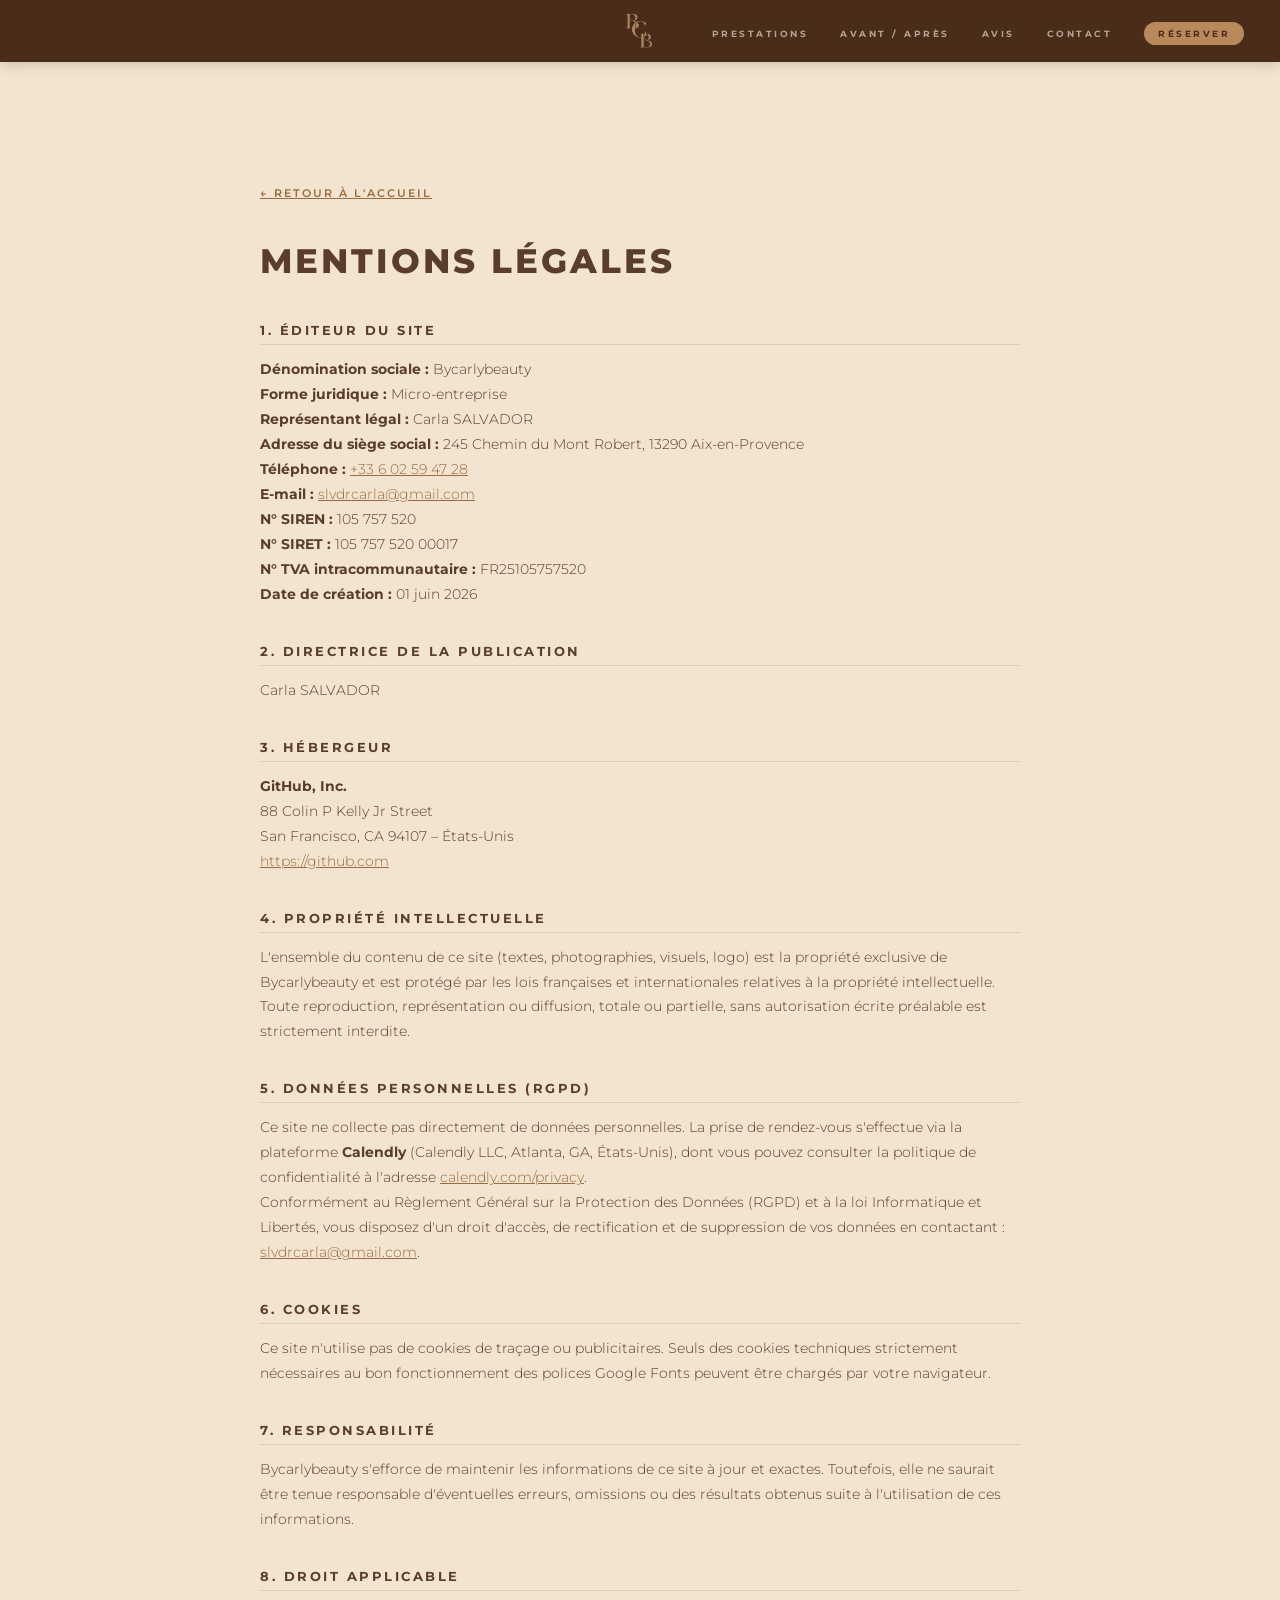
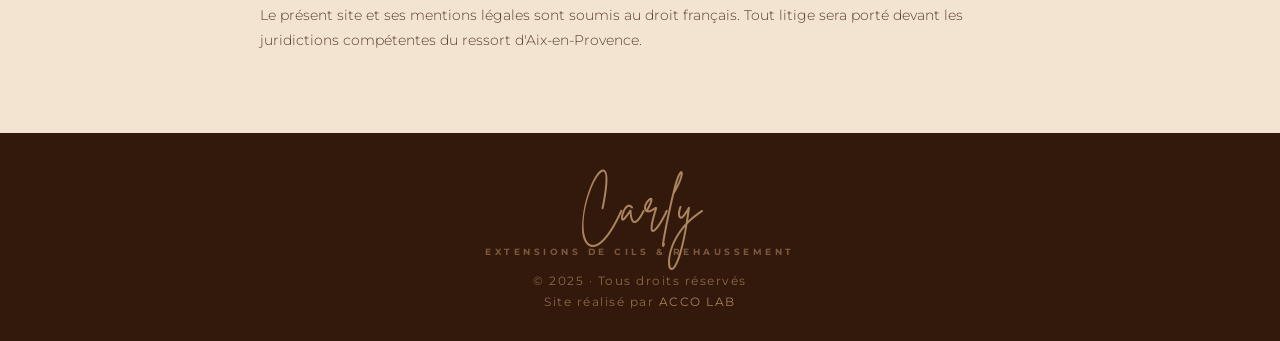
<file: mentions-legales.html>
<!DOCTYPE html>
<html lang="fr">
<head>
  <meta charset="UTF-8" />
  <meta name="viewport" content="width=device-width, initial-scale=1.0, viewport-fit=cover" />
  <title>Mentions légales – By Carly Beauty</title>
  <meta name="robots" content="noindex, follow" />
  <link rel="canonical" href="https://bycarlybeauty.fr/mentions-legales.html" />
  <link rel="preconnect" href="https://fonts.googleapis.com" />
  <link rel="preconnect" href="https://fonts.gstatic.com" crossorigin />
  <link href="https://fonts.googleapis.com/css2?family=Montserrat:wght@300;400;600;700;800&display=swap" rel="stylesheet" />
  <link rel="icon" type="image/png" href="photo/image/logo.png" />
  <link rel="stylesheet" href="style.css" />
  <style>
    .legal-page {
      background: var(--cream, #f5ede3);
      min-height: 100vh;
      padding: 120px 24px 80px;
    }
    .legal-inner {
      max-width: 760px;
      margin: 0 auto;
    }
    .legal-inner h1 {
      font-family: 'Montserrat', sans-serif;
      font-size: clamp(22px, 4vw, 34px);
      font-weight: 800;
      letter-spacing: 3px;
      text-transform: uppercase;
      color: #5a3e2b;
      margin-bottom: 40px;
    }
    .legal-inner h2 {
      font-family: 'Montserrat', sans-serif;
      font-size: 13px;
      font-weight: 700;
      letter-spacing: 2.5px;
      text-transform: uppercase;
      color: #5a3e2b;
      margin: 36px 0 12px;
      padding-bottom: 6px;
      border-bottom: 1px solid rgba(90,62,43,0.15);
    }
    .legal-inner p, .legal-inner li {
      font-family: 'Montserrat', sans-serif;
      font-size: 13.5px;
      font-weight: 300;
      line-height: 1.85;
      color: #5a3e2b;
    }
    .legal-inner a {
      color: #9b6a3e;
      text-decoration: underline;
    }
    .legal-back {
      display: inline-block;
      margin-bottom: 40px;
      font-family: 'Montserrat', sans-serif;
      font-size: 11px;
      font-weight: 600;
      letter-spacing: 2px;
      text-transform: uppercase;
      color: #9b6a3e;
      text-decoration: none;
    }
    .legal-back:hover { opacity: 0.7; }
  </style>
</head>
<body>

  <!-- ══════════════════════════════════════
       NAV
  ══════════════════════════════════════ -->
  <nav class="navbar">
    <button class="navbar__burger" aria-label="Menu" onclick="document.querySelector('.navbar__drawer').classList.toggle('open')">
      <span></span><span></span><span></span>
    </button>
    <a href="index.html" class="navbar__logo-link" aria-label="Retour à l'accueil"><picture>
      <source srcset="photo/image/vraislogo.avif" type="image/avif">
      <source srcset="photo/image/vraislogo.webp" type="image/webp">
      <img class="navbar__logo" src="photo/image/vraislogo.png" alt="Carly – By Carly Beauty" />
    </picture></a>
    <ul class="navbar__links">
      <li><a href="index.html#prestations">Prestations</a></li>
      <li><a href="index.html#avantapres">Avant / Après</a></li>
      <li><a href="index.html#avis">Avis</a></li>
      <li><a href="index.html#infos">Contact</a></li>
      <li><a href="https://calendly.com/slvdrcarla" target="_blank" rel="noopener" class="navbar__rdv">Réserver</a></li>
    </ul>
    <a href="https://calendly.com/slvdrcarla" target="_blank" rel="noopener" class="navbar__rdv navbar__rdv--mobile">Réserver</a>
  </nav>

  <div class="navbar__drawer">
    <button class="navbar__drawer-close" aria-label="Fermer" onclick="document.querySelector('.navbar__drawer').classList.remove('open')">✕</button>
    <ul>
      <li><a href="index.html#prestations" onclick="document.querySelector('.navbar__drawer').classList.remove('open')">Prestations</a></li>
      <li><a href="index.html#avantapres" onclick="document.querySelector('.navbar__drawer').classList.remove('open')">Avant / Après</a></li>
      <li><a href="index.html#avis" onclick="document.querySelector('.navbar__drawer').classList.remove('open')">Avis</a></li>
      <li><a href="index.html#infos" onclick="document.querySelector('.navbar__drawer').classList.remove('open')">Contact</a></li>
      <li><a href="https://calendly.com/slvdrcarla" target="_blank" rel="noopener" onclick="document.querySelector('.navbar__drawer').classList.remove('open')">Réserver</a></li>
    </ul>
  </div>

  <!-- ══════════════════════════════════════
       CONTENU
  ══════════════════════════════════════ -->
  <div class="legal-page">
    <div class="legal-inner">

      <a class="legal-back" href="index.html">← Retour à l'accueil</a>

      <h1>Mentions légales</h1>

      <h2>1. Éditeur du site</h2>
      <p>
        <strong>Dénomination sociale :</strong> Bycarlybeauty<br />
        <strong>Forme juridique :</strong> Micro-entreprise<br />
        <strong>Représentant légal :</strong> Carla SALVADOR<br />
        <strong>Adresse du siège social :</strong> 245 Chemin du Mont Robert, 13290 Aix-en-Provence<br />
        <strong>Téléphone :</strong> <a href="tel:+33602594728">+33 6 02 59 47 28</a><br />
        <strong>E-mail :</strong> <a href="mailto:slvdrcarla@gmail.com">slvdrcarla@gmail.com</a><br />
        <strong>N° SIREN :</strong> 105 757 520<br />
        <strong>N° SIRET :</strong> 105 757 520 00017<br />
        <strong>N° TVA intracommunautaire :</strong> FR25105757520<br />
        <strong>Date de création :</strong> 01 juin 2026
      </p>

      <h2>2. Directrice de la publication</h2>
      <p>Carla SALVADOR</p>

      <h2>3. Hébergeur</h2>
      <p>
        <strong>GitHub, Inc.</strong><br />
        88 Colin P Kelly Jr Street<br />
        San Francisco, CA 94107 – États-Unis<br />
        <a href="https://github.com" target="_blank" rel="noopener">https://github.com</a>
      </p>

      <h2>4. Propriété intellectuelle</h2>
      <p>
        L'ensemble du contenu de ce site (textes, photographies, visuels, logo) est la propriété exclusive de Bycarlybeauty et est protégé par les lois françaises et internationales relatives à la propriété intellectuelle. Toute reproduction, représentation ou diffusion, totale ou partielle, sans autorisation écrite préalable est strictement interdite.
      </p>

      <h2>5. Données personnelles (RGPD)</h2>
      <p>
        Ce site ne collecte pas directement de données personnelles. La prise de rendez-vous s'effectue via la plateforme <strong>Calendly</strong> (Calendly LLC, Atlanta, GA, États-Unis), dont vous pouvez consulter la politique de confidentialité à l'adresse <a href="https://calendly.com/privacy" target="_blank" rel="noopener">calendly.com/privacy</a>.
      </p>
      <p>
        Conformément au Règlement Général sur la Protection des Données (RGPD) et à la loi Informatique et Libertés, vous disposez d'un droit d'accès, de rectification et de suppression de vos données en contactant : <a href="mailto:slvdrcarla@gmail.com">slvdrcarla@gmail.com</a>.
      </p>

      <h2>6. Cookies</h2>
      <p>
        Ce site n'utilise pas de cookies de traçage ou publicitaires. Seuls des cookies techniques strictement nécessaires au bon fonctionnement des polices Google Fonts peuvent être chargés par votre navigateur.
      </p>

      <h2>7. Responsabilité</h2>
      <p>
        Bycarlybeauty s'efforce de maintenir les informations de ce site à jour et exactes. Toutefois, elle ne saurait être tenue responsable d'éventuelles erreurs, omissions ou des résultats obtenus suite à l'utilisation de ces informations.
      </p>

      <h2>8. Droit applicable</h2>
      <p>
        Le présent site et ses mentions légales sont soumis au droit français. Tout litige sera porté devant les juridictions compétentes du ressort d'Aix-en-Provence.
      </p>

    </div>
  </div>

  <!-- ══════════════════════════════════════
       FOOTER
  ══════════════════════════════════════ -->
  <footer class="footer">
    <p class="footer__brand">Carly</p>
    <p class="footer__tagline">Extensions de Cils &amp; Rehaussement</p>
    <p class="footer__copy">&#169; 2025 &middot; Tous droits réservés</p>
    <p class="footer__credit">Site réalisé par <a href="https://acco-lab.fr/" target="_blank" rel="noopener">ACCO LAB</a></p>
  </footer>

</body>
</html>
</file>
<file: style.css>
/* ══════════════════════════════════════════════
   FONTS
══════════════════════════════════════════════ */
@font-face {
  font-family: 'BrittanySignature';
  src: url('brittany_signature/BrittanySignature.ttf') format('truetype');
  font-weight: normal;
  font-style: normal;
}

@font-face {
  font-family: 'Cherolina';
  src: url('cherolina/Cherolina.ttf') format('truetype');
  font-weight: normal;
  font-style: normal;
}

/* ══════════════════════════════════════════════
   RESET & VARIABLES
══════════════════════════════════════════════ */
*, *::before, *::after {
  margin: 0;
  padding: 0;
  box-sizing: border-box;
}

:root {
  /* Palette chocolat → nude */
  --brown:        #4a2c1a;
  --brown-dark:   #33190c;
  --cream:        #f2e4d0;
  --cream-mid:    #e8d5bc;
  --gold:         #b8895a;
  --gold-light:   #d4a97a;
  --gold-dim:     rgba(184, 137, 90, 0.40);
  --gold-faint:   rgba(184, 137, 90, 0.12);

  --font-script:  'BrittanySignature', cursive;
  --font-body:    'Montserrat', sans-serif;

  --max-w:        960px;
  --pad-x:        36px;
}

html {
  scroll-behavior: smooth;
  overflow-x: hidden;
  width: 100%;
}

/* ══════════════════════════════════════════════
   NAV
══════════════════════════════════════════════ */
.navbar {
  position: sticky;
  top: 0;
  z-index: 200;
  background: var(--brown);
  display: grid;
  grid-template-columns: 1fr auto 1fr;
  align-items: center;
  padding: 0 var(--pad-x);
  height: 62px;
  box-shadow: 0 2px 12px rgba(0,0,0,0.18);
}

/* Logo toujours dans la colonne centrale → centré parfaitement */
.navbar__logo-link {
  grid-column: 2;
  display: flex;
  align-items: center;
  justify-self: center;
}

.navbar__logo {
  height: 44px;
  width: auto;
  display: block;
  object-fit: contain;
}

/* Hamburger — caché sur desktop */
.navbar__burger {
  display: none;
  flex-direction: column;
  justify-content: center;
  gap: 5px;
  background: none;
  border: none;
  cursor: pointer;
  padding: 4px;
  width: 36px;
}
.navbar__burger span {
  display: block;
  height: 2px;
  width: 24px;
  background: var(--gold-light);
  border-radius: 2px;
  transition: 0.2s;
}

/* Bouton réserver mobile — caché sur desktop */
.navbar__rdv--mobile {
  display: none;
}

/* Drawer mobile */
.navbar__drawer {
  display: none;
  position: fixed;
  top: 0;
  left: 0;
  width: 75vw;
  max-width: 300px;
  height: 100vh;
  background: var(--brown);
  z-index: 300;
  padding: 80px 36px 40px;
  box-shadow: 4px 0 32px rgba(0,0,0,0.3);
  transform: translateX(-100%);
  transition: transform 0.3s ease;
}
.navbar__drawer.open {
  transform: translateX(0);
}
.navbar__drawer ul {
  list-style: none;
  display: flex;
  flex-direction: column;
  gap: 0;
}
.navbar__drawer ul li a {
  display: block;
  font-size: 11px;
  font-weight: 700;
  letter-spacing: 3px;
  text-transform: uppercase;
  color: var(--cream);
  text-decoration: none;
  padding: 18px 0;
  border-bottom: 1px solid rgba(184,137,90,0.15);
  transition: color 0.2s;
}
.navbar__drawer ul li a:hover {
  color: var(--gold-light);
}
.navbar__drawer-close {
  position: absolute;
  top: 20px;
  right: 20px;
  background: none;
  border: none;
  color: var(--gold);
  font-size: 20px;
  cursor: pointer;
  opacity: 0.7;
}

.navbar__brand {
  font-family: var(--font-script);
  font-size: 36px;
  color: var(--gold-light);
  letter-spacing: 1px;
  line-height: 1;
}

.navbar__links {
  list-style: none;
  display: flex;
  gap: 32px;
  grid-column: 3;
  justify-self: end;
}

.navbar__links a {
  font-size: 9px;
  font-weight: 700;
  letter-spacing: 2.5px;
  color: rgba(242, 228, 208, 0.65);
  text-decoration: none;
  text-transform: uppercase;
  transition: color 0.2s;
}

.navbar__links a:hover {
  color: var(--gold-light);
}

body {
  font-family: var(--font-body);
  background: var(--cream);
  color: var(--brown);
  overflow-x: hidden;
  width: 100%;
  min-width: 320px;
}

img { display: block; max-width: 100%; }

/* ══════════════════════════════════════════════
   WAVE DIVIDERS
══════════════════════════════════════════════ */
.wave {
  display: block;
  width: 100%;
  height: auto;
  margin: 0;
  vertical-align: bottom;
}

/* ══════════════════════════════════════════════
   SHARED — FRAMES TABLEAU
══════════════════════════════════════════════ */
.frame {
  position: relative;
  background: var(--cream-mid);
  /* Double border — style tableau */
  border: 3px solid var(--gold);
  outline: 1px solid rgba(184, 137, 90, 0.30);
  outline-offset: 5px;
  box-shadow:
    0 8px 28px rgba(0, 0, 0, 0.18),
    inset 0 0 0 1px rgba(184, 137, 90, 0.10);
  overflow: hidden;
}

.frame img {
  width: 100%;
  height: 100%;
  object-fit: cover;
  display: block;
}

/* Portrait — hero */
.frame--portrait {
  width: 100%;
  aspect-ratio: 3 / 4;
}

/* Service cards */
.frame--service {
  width: 100%;
  aspect-ratio: 3 / 4;
}

/* Avant/Après pairs */
.frame--pair {
  width: 100%;
  aspect-ratio: 2 / 3;
}

/* ══════════════════════════════════════════════
   SHARED — SECTION LABELS
══════════════════════════════════════════════ */
.section-label {
  font-size: 10px;
  font-weight: 700;
  letter-spacing: 5px;
  color: var(--gold);
  margin-bottom: 4px;
  text-align: center;
  display: block;
}

.section-label--light {
  color: var(--gold-light);
}

/* ══════════════════════════════════════════════
   SECTION 1 — HERO  (image plein écran)
══════════════════════════════════════════════ */
.hero {
  position: relative;
  width: 100%;
  height: 100vh;
  background: url('photo/headerEnHaut.png') center center / cover no-repeat;
  display: flex;
  align-items: center;
  justify-content: center;
  overflow: hidden;
}

.hero__overlay {
  position: absolute;
  inset: 0;
  background: linear-gradient(
    to bottom,
    rgba(30, 14, 5, 0.30) 0%,
    rgba(30, 14, 5, 0.55) 100%
  );
}

.hero__content {
  position: relative;
  z-index: 2;
  text-align: center;
  padding: 0 24px;
  display: flex;
  flex-direction: column;
  align-items: center;
  gap: 24px;
  margin-top: -18vh;
}

.hero__title {
  font-family: var(--font-script);
  font-size: clamp(72px, 14vw, 150px);
  font-weight: 400;
  color: #fff;
  line-height: 1;
  letter-spacing: 2px;
}

.hero__suptitle {
  font-size: 11px;
  font-weight: 600;
  letter-spacing: 3px;
  text-transform: uppercase;
  color: rgba(242,228,208,0.80);
  margin-top: 60px;
}

.hero__tagline {
  font-size: 14px;
  font-weight: 300;
  letter-spacing: 1px;
  color: rgba(242,228,208,0.70);
}

.hero__cta {
  display: inline-block;
  margin-top: 12px;
  padding: 16px 48px;
  background: rgba(242,228,208,0.20);
  border: 1.5px solid rgba(242,228,208,0.90);
  color: #fff;
  font-family: var(--font-body);
  font-size: 10px;
  font-weight: 700;
  letter-spacing: 3px;
  text-transform: uppercase;
  text-decoration: none;
  border-radius: 60px;
  transition: background 0.3s, border-color 0.3s;
}

.hero__cta:hover {
  background: rgba(242,228,208,0.35);
  border-color: #fff;
}

/* ══════════════════════════════════════════════
   SECTION 1b — PRÉSENTATION / BIO  (crème)
══════════════════════════════════════════════ */
.presentation {
  background: var(--cream);
  padding: 64px 0 40px;
  overflow: hidden;
}

.hero__inner {
  max-width: 1160px;
  margin: 0 auto;
  padding: 0 var(--pad-x);
}

.hero__layout {
  display: flex;
  align-items: stretch;
  gap: 56px;
}

.hero__photos {
  display: flex;
  align-items: stretch;
  gap: 16px;
  flex-shrink: 0;
  width: 52%;
  margin-left: -24px;
}

.hero__photos-col {
  display: flex;
  flex-direction: column;
  flex: 1;
}

.hero__photos-col:first-child {
  flex: 0 0 40%;
  gap: 16px;
}

.frame--hero-sm {
  aspect-ratio: 2 / 3;
  width: 100%;
}

.hero__photos-col:last-child {
  flex: 1;
  display: flex;
  align-items: center;
  justify-content: center;
}

.frame--hero-lg {
  width: 100%;
  aspect-ratio: 3 / 4;
}

.hero__text {
  flex: 1;
  display: flex;
  flex-direction: column;
  justify-content: center;
  padding-top: 8px;
}

.hero__salon {
  font-size: 9px;
  font-weight: 700;
  letter-spacing: 4px;
  color: var(--gold);
  opacity: 0.72;
  margin-bottom: 8px;
}

.hero__label {
  font-size: 10px;
  font-weight: 700;
  letter-spacing: 5px;
  color: var(--gold);
  margin-bottom: 8px;
}

.presentation .hero__title {
  font-family: var(--font-script);
  font-size: clamp(56px, 9vw, 88px);
  font-weight: 400;
  color: var(--brown);
  line-height: 1.05;
  letter-spacing: 2px;
  margin-bottom: 40px;
}

.hero__bio-card {
  background: var(--cream-mid);
  border: 1.5px solid var(--gold-dim);
  border-radius: 14px;
  padding: 24px 28px;
  margin-bottom: 24px;
  position: relative;
}

.hero__bio-card::before {
  content: '♡';
  position: absolute;
  top: -11px;
  left: 28px;
  background: var(--cream-mid);
  padding: 0 6px;
  font-size: 14px;
  color: var(--gold);
  opacity: 0.6;
}

.hero__bio-text {
  font-size: 12.5px;
  font-weight: 400;
  line-height: 2;
  letter-spacing: 0.3px;
  color: var(--brown);
  margin-bottom: 16px;
}

.hero__bio-text strong {
  font-weight: 700;
  color: var(--gold);
}

.hero__bio-domicile {
  font-size: 11px;
  font-weight: 500;
  line-height: 1.7;
  color: rgba(74, 44, 26, 0.65);
  border-top: 1px solid rgba(184, 137, 90, 0.2);
  padding-top: 14px;
  margin-bottom: 0;
}

.hero__bio-domicile strong {
  color: var(--gold);
  font-weight: 700;
}

.hero__sign {
  display: flex;
  align-items: center;
  gap: 12px;
}

.hero__heart {
  font-size: 16px;
  color: var(--brown);
  opacity: 0.42;
}

.hero__signature {
  font-family: var(--font-script);
  font-size: 68px;
  color: var(--gold);
  line-height: 1;
  letter-spacing: 2px;
}


/* ══════════════════════════════════════════════
   SECTION 2 — INFOS PRATIQUES FUSIONNÉES (crème)
══════════════════════════════════════════════ */
.info {
  background: var(--cream);
  padding: 72px var(--pad-x) 80px;
}

/* Conteneur principal */
.merged {
  max-width: var(--max-w);
  margin: 0 auto;
}

/* ── Horaires + Contact côte à côte, sans cartes ── */
.info-top {
  display: flex;
  align-items: flex-start;
  gap: 0;
  justify-content: center;
}

.info-col {
  flex: 1;
  max-width: 320px;
  text-align: center;
  display: flex;
  flex-direction: column;
  align-items: center;
}

.info-col__title {
  font-family: var(--font-script);
  font-size: 48px;
  color: var(--gold);
  line-height: 1;
  letter-spacing: 1px;
  margin-bottom: 12px;
}

.info-col__sep {
  width: 40px;
  height: 1px;
  background: var(--gold-dim);
  margin: 0 auto 20px;
}

/* Horaires */
.info-hours {
  display: flex;
  flex-direction: column;
  gap: 14px;
}

.info-hours__row {
  display: flex;
  flex-direction: column;
  gap: 3px;
}

.info-hours__day {
  font-size: 13px;
  font-weight: 700;
  letter-spacing: 2px;
  color: var(--brown);
}

.info-hours__val {
  font-size: 12px;
  font-weight: 300;
  letter-spacing: 0.8px;
  color: rgba(74, 44, 26, 0.55);
  font-style: italic;
}

.info-hours__val--closed {
  color: var(--gold);
  font-style: normal;
  font-weight: 600;
}

/* Ligne verticale séparatrice */
.info-vline {
  width: 1px;
  background: var(--gold-dim);
  align-self: stretch;
  margin: 0 32px;
  flex-shrink: 0;
}

/* Contact */
.info-contacts {
  display: flex;
  flex-direction: column;
  gap: 18px;
  align-items: center;
}

.contact-row {
  display: flex;
  align-items: center;
  gap: 12px;
  font-size: 13px;
  font-weight: 400;
  letter-spacing: 0.5px;
  color: var(--brown);
  text-decoration: none;
  justify-content: center;
}

a.contact-row:hover span:last-child {
  color: var(--gold);
}

.contact-icon {
  display: flex;
  align-items: center;
  justify-content: center;
  width: 32px;
  height: 32px;
  border-radius: 50%;
  border: 1px solid var(--gold-dim);
  background: rgba(184, 137, 90, 0.08);
  font-size: 14px;
  flex-shrink: 0;
  color: var(--gold);
}

/* ── Séparateur doré ── */
.merged__sep {
  display: flex;
  align-items: center;
  gap: 14px;
  margin: 52px 0;
}

.merged__sep-line {
  flex: 1;
  height: 1px;
  background: var(--gold-dim);
}

.merged__sep-heart {
  font-size: 16px;
  color: var(--gold);
  opacity: 0.5;
}

/* ── Blocs sous-sections ── */
.merged__block {
  text-align: center;
}

.merged__label {
  font-size: 10px;
  font-weight: 700;
  letter-spacing: 5px;
  color: var(--gold);
  opacity: 0.7;
  margin-bottom: 6px;
}

.merged__subtitle {
  font-family: var(--font-body);
  font-size: clamp(22px, 5vw, 32px);
  font-weight: 300;
  letter-spacing: 7px;
  color: var(--brown);
  margin-bottom: 36px;
}

/* ── Checklist ── */
.checklist {
  display: grid;
  grid-template-columns: 1fr 1fr;
  gap: 10px;
}

.checklist__item {
  display: flex;
  align-items: center;
  gap: 12px;
  padding: 15px 16px;
  border-bottom: 1px solid rgba(74, 44, 26, 0.12);
  font-size: 12px;
  font-weight: 600;
  letter-spacing: 1px;
  color: var(--brown);
  text-align: left;
  justify-content: center;
}

.check {
  color: var(--gold);
  font-size: 13px;
  flex-shrink: 0;
  opacity: 0.8;
}

/* ── Politique — liste simple ── */
.pol-list {
  display: flex;
  flex-direction: column;
  gap: 0;
  margin-bottom: 32px;
  text-align: center;
  max-width: 640px;
  margin-left: auto;
  margin-right: auto;
}

.pol-row {
  display: flex;
  flex-direction: column;
  align-items: center;
  gap: 6px;
  padding: 22px 0;
  border-bottom: 1px solid rgba(184, 137, 90, 0.15);
}

.pol-row:first-child {
  border-top: 1px solid rgba(184, 137, 90, 0.15);
}

.pol-row__icon {
  display: none;
}

.pol-row__title {
  font-size: 11px;
  font-weight: 800;
  letter-spacing: 3px;
  color: var(--gold);
  margin-bottom: 4px;
}

.pol-row__text {
  font-size: 13px;
  font-weight: 300;
  line-height: 1.7;
  color: rgba(74, 44, 26, 0.68);
}

.pol-row__text strong {
  color: var(--gold);
  font-weight: 600;
}

.pol-note {
  font-size: 9px;
  font-weight: 400;
  letter-spacing: 0.8px;
  color: rgba(74, 44, 26, 0.35);
  line-height: 1.7;
  font-style: italic;
  text-align: center;
}

/* ══════════════════════════════════════════════
   SECTION 3 — PRESTATIONS  (brun)
══════════════════════════════════════════════ */
.services {
  background: var(--brown);
  padding: 64px var(--pad-x) 64px;
}

.services__inner {
  max-width: 1100px;
  margin: 0 auto;
  text-align: center;
}

.services__title {
  font-family: var(--font-body);
  font-size: clamp(26px, 6vw, 40px);
  font-weight: 300;
  letter-spacing: 7px;
  color: var(--cream);
  margin-bottom: 40px;
}

/* ── Grid arches ── */
.arch-grid {
  display: grid;
  grid-template-columns: repeat(3, 1fr);
  gap: 48px 144px;
  margin-top: 8px;
  padding: 0 20px;
}

.arch-card {
  display: flex;
  flex-direction: column;
  align-items: center;
  text-align: center;
  text-decoration: none;
  color: inherit;
  cursor: pointer;
  transition: transform 0.2s ease;
}
.arch-card:hover {
  transform: translateY(-4px);
}

/* Cadre en arche */
.arch-frame {
  width: 100%;
  aspect-ratio: 3 / 4;
  border-radius: 50% 50% 0 0 / 30% 30% 0 0;
  overflow: hidden;
  border: 2px solid var(--gold-dim);
  margin-bottom: 18px;
  flex-shrink: 0;
}

.arch-frame img {
  width: 100%;
  height: 100%;
  object-fit: cover;
  display: block;
}

.arch-name {
  font-family: var(--font-script);
  font-size: 28px;
  color: var(--gold-light);
  line-height: 1.1;
  margin-bottom: 8px;
  letter-spacing: 0.5px;
}

.arch-desc {
  font-size: 9px;
  font-weight: 300;
  color: rgba(242, 228, 208, 0.52);
  line-height: 1.7;
  letter-spacing: 0.5px;
  margin-bottom: 12px;
}

.arch-price {
  font-size: 15px;
  font-weight: 700;
  color: var(--gold);
}

.arch-price__alt {
  font-size: 9px;
  font-weight: 400;
  color: rgba(242, 228, 208, 0.35);
  letter-spacing: 0.3px;
}

/* ══════════════════════════════════════════════
   SECTION 4 — AVANT / APRÈS  (crème — stack scroll)
══════════════════════════════════════════════ */
.avantapres {
  background: var(--cream);
  padding: 0;
}

.avantapres__header {
  text-align: center;
  padding: 80px var(--pad-x) 48px;
}

.avantapres__title {
  font-family: var(--font-script);
  font-size: clamp(64px, 16vw, 96px);
  font-weight: 400;
  color: var(--brown);
  letter-spacing: 2px;
  margin-bottom: 0;
  line-height: 1;
}

/* ── Stack scroll : layout 2 colonnes (mobile + desktop) ── */
.stack-section {
  position: relative;
  background: var(--cream);
  display: grid;
  grid-template-columns: 1fr 1fr;
  align-items: start;
}

/* Colonne photos — gauche : hauteur fixe, pas de scroll-capture */
.stack-photos {
  position: relative;
  height: calc(100vh - 62px);
}

/* Stage qui occupe toute la colonne photos */
.wheel-stage {
  position: relative;
  height: 100%;
  display: flex;
  align-items: center;
  justify-content: center;
  overflow: hidden;
  padding: 16px 12px 16px 16px;
}

/* Each card — absolutely stacked, transformed by JS via data-state */
.wheel-card {
  position: absolute;
  transition:
    transform 0.65s cubic-bezier(0.25, 0.46, 0.45, 0.94),
    opacity   0.65s ease;
  /* default: caché derrière (centre, minuscule) */
  transform: translateY(0) scale(0.4);
  opacity: 0;
  z-index: 0;
  pointer-events: none;
}

.wheel-card[data-state="active"] {
  transform: translateY(0) scale(1);
  opacity: 1;
  z-index: 10;
  pointer-events: auto;
}

.wheel-card[data-state="prev"] {
  transform: translateY(-30%) scale(0.92);
  opacity: 0.55;
  z-index: 5;
}

.wheel-card[data-state="next"] {
  transform: translateY(30%) scale(0.92);
  opacity: 0.55;
  z-index: 5;
}

.wheel-card[data-state="hidden"],
.wheel-card[data-state="gone-up"] {
  transform: translateY(0) scale(0.4);
  opacity: 0;
  z-index: 0;
}

/* La prochaine carte qui va arriver : attend derrière, au centre */
.wheel-card[data-state="gone-down"] {
  transform: translateY(0) scale(0.4);
  opacity: 0;
  z-index: 0;
}

.wheel-card img {
  display: block;
  width: 170px;
  height: 310px;
  object-fit: cover;
  border-radius: 0;
  border: 2px solid var(--gold);
  outline: 1px solid rgba(184,137,90,0.25);
  outline-offset: 5px;
  box-shadow: 0 12px 36px rgba(74,44,26,0.18);
}

/* Sidebar — droite, hauteur fixe */
.stack-sidebar {
  display: flex;
  align-items: center;
  height: calc(100vh - 62px);
  z-index: 50;
  padding: 16px 16px 16px 12px;
  overflow-y: auto;
}

.stack-sidebar__content {
  width: 100%;
}

.stack-sidebar__eyebrow {
  font-size: 7px;
  font-weight: 700;
  letter-spacing: 3px;
  color: var(--gold);
  opacity: 0.7;
  margin-bottom: 8px;
  text-transform: uppercase;
}

.stack-sidebar__title {
  font-family: var(--font-script);
  font-size: clamp(24px, 5vw, 64px);
  font-weight: 400;
  color: var(--brown);
  line-height: 1.1;
  margin-bottom: 12px;
}

.stack-sidebar__methods {
  display: flex;
  flex-wrap: wrap;
  gap: 5px;
  margin-bottom: 12px;
}

.stack-sidebar__methods span {
  font-size: 7px;
  font-weight: 700;
  letter-spacing: 1.5px;
  text-transform: uppercase;
  color: var(--gold);
  border: 1px solid var(--gold-dim);
  padding: 4px 8px;
  border-radius: 20px;
}

.stack-sidebar__para {
  font-size: 9px;
  font-weight: 300;
  line-height: 1.8;
  color: rgba(74,44,26,0.70);
  margin-bottom: 16px;
}

.stack-sidebar__para strong {
  color: var(--brown);
  font-weight: 600;
}

.stack-sidebar__reviews-label {
  font-size: 7px;
  font-weight: 700;
  letter-spacing: 2px;
  color: var(--gold);
  opacity: 0.65;
  margin-bottom: 10px;
  text-transform: uppercase;
  border-top: 1px solid var(--gold-dim);
  padding-top: 14px;
}

/* Reviews avec transition */
.stack-reviews-wrap {
  position: relative;
  min-height: 70px;
}

.stack-review {
  position: absolute;
  top: 0;
  left: 0;
  width: 100%;
  opacity: 0;
  transform: translateY(8px);
  transition: opacity 0.4s ease, transform 0.4s ease;
  pointer-events: none;
}

.stack-review.active {
  opacity: 1;
  transform: translateY(0);
  pointer-events: auto;
  position: relative;
}

.stack-review__quote {
  font-size: 10px;
  font-weight: 400;
  font-style: italic;
  line-height: 1.75;
  color: var(--brown);
  margin-bottom: 8px;
}

.stack-review__author {
  font-size: 7.5px;
  font-weight: 700;
  letter-spacing: 1.5px;
  color: var(--gold);
  text-transform: uppercase;
}

/* Desktop : tailles plus grandes */
@media (min-width: 900px) {
  .wheel-stage {
    justify-content: flex-end;
    padding-right: 40px;
    padding-left: var(--pad-x);
  }
  .wheel-card img {
    width: 320px;
    height: 500px;
  }
  .stack-sidebar {
    padding-left: 40px;
    padding-right: var(--pad-x);
  }
  .stack-sidebar__eyebrow { font-size: 9px; }
  .stack-sidebar__title { font-size: clamp(42px, 5vw, 64px); margin-bottom: 24px; }
  .stack-sidebar__methods span { font-size: 8.5px; padding: 5px 12px; }
  .stack-sidebar__para { font-size: 11px; margin-bottom: 32px; }
  .stack-sidebar__reviews-label { font-size: 8.5px; padding-top: 22px; margin-bottom: 14px; }
  .stack-review__quote { font-size: 13.5px; }
  .stack-review__author { font-size: 9px; }
}

/* ══════════════════════════════════════════════
   SECTION 4b — POURQUOI BY CARLY  (brun, pleine largeur)
══════════════════════════════════════════════ */
.whyus {
  background: var(--brown);
  padding: 80px 48px 96px;
}

.whyus__top {
  margin-bottom: 64px;
}

.whyus__label {
  font-size: 9px;
  font-weight: 700;
  letter-spacing: 5px;
  color: var(--gold-light);
  margin-bottom: 10px;
  display: block;
  opacity: 0.75;
}

.whyus__title {
  font-family: var(--font-script);
  font-size: clamp(52px, 8vw, 100px);
  font-weight: 400;
  color: var(--cream);
  line-height: 1;
  letter-spacing: 2px;
  margin-bottom: 20px;
}

.whyus__sub {
  font-size: 13px;
  font-weight: 300;
  line-height: 1.75;
  color: rgba(242,228,208,0.55);
  max-width: 520px;
}

/* Grille de cartes — 2 colonnes, pleine largeur */
.whyus__grid {
  display: grid;
  grid-template-columns: repeat(2, 1fr);
  gap: 0;
}

.whyus__card {
  padding: 52px 56px 52px 0;
  border-bottom: 1px solid rgba(184,137,90,0.20);
  border-right: 1px solid rgba(184,137,90,0.20);
}

/* Colonne droite : espace à gauche (après la barre) et à droite */
.whyus__card:nth-child(2n) {
  border-right: none;
  padding-left: 56px;
  padding-right: 0;
}

/* Supprimer la bordure basse pour la dernière rangée */
.whyus__card:nth-last-child(-n+2) {
  border-bottom: none;
}

.whyus__card-line {
  display: block;
  width: 36px;
  height: 2px;
  background: var(--gold);
  margin-bottom: 24px;
  opacity: 0.6;
}

.whyus__card-title {
  font-size: 16px;
  font-weight: 700;
  letter-spacing: 0.5px;
  color: var(--cream);
  margin-bottom: 16px;
}

.whyus__card-text {
  font-size: 13px;
  font-weight: 300;
  line-height: 1.85;
  color: rgba(242,228,208,0.65);
}

/* ══════════════════════════════════════════════
   SECTION VALEURS  (crème)
══════════════════════════════════════════════ */
.libre {
  background: var(--cream);
  padding: 80px 48px 96px;
}

.libre__label {
  font-size: 9px;
  font-weight: 700;
  letter-spacing: 5px;
  color: var(--gold);
  margin-bottom: 8px;
  display: block;
}

.libre__title {
  font-family: var(--font-script);
  font-size: clamp(52px, 8vw, 96px);
  font-weight: 400;
  color: var(--brown);
  line-height: 1;
  letter-spacing: 2px;
  margin-bottom: 64px;
}

/* 4 cartes en ligne */
.libre__grid {
  display: grid;
  grid-template-columns: repeat(4, 1fr);
  gap: 24px;
}

.libre__card {
  background: #fff;
  border: 1.5px solid rgba(184,137,90,0.30);
  border-radius: 16px;
  padding: 40px 32px 36px;
  box-shadow: 0 6px 24px rgba(74,44,26,0.08);
  display: flex;
  flex-direction: column;
}

.libre__card-word {
  font-family: var(--font-script);
  font-size: clamp(30px, 3vw, 44px);
  font-weight: 400;
  color: var(--brown);
  line-height: 1.1;
  margin-bottom: 18px;
}

.libre__card-line {
  display: block;
  width: 28px;
  height: 2px;
  background: var(--gold);
  opacity: 0.6;
  margin-bottom: 18px;
}

.libre__card-text {
  font-size: 12px;
  font-weight: 300;
  line-height: 1.85;
  color: rgba(74,44,26,0.65);
}

/* ══════════════════════════════════════════════
   SECTION 5 — AVIS CLIENTS  (brun)
══════════════════════════════════════════════ */
.reviews {
  background: var(--brown);
  padding: 24px var(--pad-x) 80px;
}

.reviews__inner {
  max-width: var(--max-w);
  margin: 0 auto;
}

.reviews__title {
  font-family: var(--font-script);
  font-size: clamp(64px, 15vw, 96px);
  font-weight: 400;
  color: var(--gold-light);
  text-align: center;
  letter-spacing: 2px;
  margin-bottom: 60px;
  opacity: 0.9;
}

/* Review */
.review {
  margin-bottom: 40px;
  padding-bottom: 40px;
  border-bottom: 1px solid rgba(184, 137, 90, 0.18);
}

.review:last-child {
  border-bottom: none;
  margin-bottom: 0;
  padding-bottom: 0;
}

.review__head {
  display: flex;
  align-items: center;
  gap: 16px;
  margin-bottom: 14px;
}

.review__head--right {
  flex-direction: row-reverse;
}

.review__avatar {
  width: 52px;
  height: 52px;
  border-radius: 50%;
  border: 2px solid var(--gold-dim);
  background: rgba(184, 137, 90, 0.15);
  flex-shrink: 0;
  display: flex;
  align-items: center;
  justify-content: center;
  font-family: 'Montserrat', sans-serif;
  font-size: 18px;
  font-weight: 700;
  color: var(--gold);
  letter-spacing: 0;
}

.review__stars {
  font-size: 15px;
  color: var(--gold);
  letter-spacing: 2px;
}

.review__stars--right {
  text-align: right;
}

.review__score {
  font-family: var(--font-body);
  font-size: 10px;
  font-weight: 700;
  color: var(--gold);
  letter-spacing: 0.5px;
  margin-top: 3px;
}

.review__score--right {
  text-align: right;
}

.review__text {
  font-size: 10.5px;
  font-weight: 300;
  line-height: 1.88;
  letter-spacing: 0.35px;
  color: rgba(242, 228, 208, 0.72);
  font-style: italic;
}

.review__text--right {
  text-align: right;
}

/* ══════════════════════════════════════════════
   BARRE INSTAGRAM
══════════════════════════════════════════════ */
.insta-bar {
  text-align: center;
  margin-bottom: 0;
}

.insta-bar__label {
  font-size: 9px;
  font-weight: 700;
  letter-spacing: 5px;
  color: var(--gold);
  opacity: 0.7;
  margin-bottom: 6px;
  text-transform: uppercase;
}

.insta-bar__script {
  font-family: var(--font-script);
  font-size: 56px;
  color: var(--brown);
  line-height: 1;
  margin-bottom: 28px;
  letter-spacing: 1px;
}

.insta-bar__grid {
  display: grid;
  grid-template-columns: repeat(6, 1fr);
  gap: 4px;
  margin-bottom: 24px;
  text-decoration: none;
  cursor: pointer;
}

.insta-bar__slot {
  aspect-ratio: 1 / 1;
  background: var(--cream-mid);
  border: 1.5px solid var(--gold-dim);
  border-radius: 0;
  overflow: hidden;
  transition: opacity 0.2s;
  min-height: 160px;
}

.insta-bar__slot img {
  width: 100%;
  height: 100%;
  object-fit: cover;
  display: block;
}

.insta-bar__slot:hover {
  opacity: 0.82;
  transform: scale(1.02);
  transition: opacity 0.2s, transform 0.2s;
}

.insta-bar__actions {
  display: flex;
  justify-content: center;
  align-items: center;
  gap: 14px;
  flex-wrap: wrap;
}

.insta-bar__btn {
  display: inline-flex;
  align-items: center;
  gap: 8px;
  padding: 11px 24px;
  font-size: 9px;
  font-weight: 700;
  letter-spacing: 2.5px;
  text-transform: uppercase;
  text-decoration: none;
  border-radius: 30px;
  transition: background 0.2s, color 0.2s;
}

.insta-bar__btn--outline {
  border: 1.5px solid var(--gold-dim);
  color: var(--brown);
  background: transparent;
}

.insta-bar__btn--outline:hover {
  background: var(--gold-dim);
}

.insta-bar__btn--filled {
  background: var(--gold);
  color: var(--brown);
  border: 1.5px solid transparent;
}

.insta-bar__btn--filled:hover {
  background: var(--gold-light);
}

@media (max-width: 768px) {
  .insta-bar__grid {
    grid-template-columns: repeat(3, 1fr);
    gap: 10px;
    padding: 0 12px;
    margin-bottom: 20px;
  }
  /* Cacher les 3 derniers slots sur mobile */
  .insta-bar__slot:nth-child(n+4) {
    display: none;
  }
  .insta-bar__slot {
    min-height: unset;
    width: 100%;
  }
  .insta-bar__script {
    font-size: 44px;
  }
}

/* ══════════════════════════════════════════════
   BOUTONS RDV (CTA)
══════════════════════════════════════════════ */
.btn-rdv {
  display: inline-block;
  margin-top: 28px;
  padding: 14px 32px;
  background: var(--brown);
  color: var(--gold-light);
  font-family: var(--font-body);
  font-size: 10px;
  font-weight: 700;
  letter-spacing: 3px;
  text-transform: uppercase;
  text-decoration: none;
  border-radius: 40px;
  border: 1.5px solid var(--gold-dim);
  transition: background 0.2s, color 0.2s, border-color 0.2s;
}

.btn-rdv:hover {
  background: var(--gold);
  color: var(--brown);
  border-color: var(--gold);
}

.btn-rdv--light {
  background: var(--gold-light);
  color: var(--brown);
  border-color: transparent;
  margin-top: 44px;
}

.btn-rdv--light:hover {
  background: var(--cream);
  color: var(--brown);
}

/* Lien RDV dans la navbar */
.navbar__rdv {
  background: var(--gold) !important;
  color: var(--brown) !important;
  opacity: 1 !important;
  padding: 6px 14px !important;
  border-radius: 20px !important;
  font-weight: 700 !important;
}

.navbar__rdv:hover {
  background: var(--gold-light) !important;
}

/* ══════════════════════════════════════════════
   SECTION RDV
══════════════════════════════════════════════ */
.rdv-section {
  background: var(--brown-dark);
  padding: 100px var(--pad-x);
  text-align: center;
}

.rdv-inner {
  max-width: 580px;
  margin: 0 auto;
}

.rdv__eyebrow {
  font-size: 9px;
  font-weight: 700;
  letter-spacing: 4px;
  color: var(--gold);
  opacity: 0.65;
  margin-bottom: 16px;
  text-transform: uppercase;
}

.rdv__title {
  font-family: var(--font-script);
  font-size: clamp(56px, 12vw, 88px);
  font-weight: 400;
  color: var(--gold-light);
  line-height: 1.05;
  margin-bottom: 20px;
  letter-spacing: 2px;
}

.rdv__sub {
  font-size: 12px;
  font-weight: 300;
  line-height: 1.9;
  color: rgba(242, 228, 208, 0.55);
  margin-bottom: 48px;
  letter-spacing: 0.3px;
}

.rdv__call {
  display: inline-flex;
  align-items: center;
  gap: 14px;
  padding: 18px 40px;
  background: var(--gold);
  color: var(--brown);
  font-family: var(--font-body);
  font-size: 18px;
  font-weight: 700;
  letter-spacing: 2px;
  text-decoration: none;
  border-radius: 50px;
  transition: background 0.2s, transform 0.15s;
  margin-bottom: 28px;
}

.rdv__call:hover {
  background: var(--gold-light);
  transform: scale(1.03);
}

.rdv__call-icon {
  display: flex;
  align-items: center;
  color: var(--brown);
}

.rdv__note {
  font-size: 10px;
  font-weight: 300;
  color: rgba(242, 228, 208, 0.38);
  letter-spacing: 0.5px;
}

.rdv__note a {
  color: var(--gold);
  text-decoration: none;
  font-weight: 600;
}

.rdv__note a:hover {
  color: var(--gold-light);
}

/* ══════════════════════════════════════════════
   FOOTER
══════════════════════════════════════════════ */
.footer {
  background: var(--brown-dark);
  text-align: center;
  padding: 40px var(--pad-x) 32px;
}

.footer__brand {
  font-family: var(--font-script);
  font-size: 52px;
  color: var(--gold-light);
  letter-spacing: 2px;
  opacity: 0.75;
  margin-bottom: 4px;
}

.footer__tagline {
  font-size: 8.5px;
  font-weight: 700;
  letter-spacing: 3.5px;
  color: rgba(212, 169, 122, 0.45);
  margin-bottom: 16px;
  text-transform: uppercase;
}

.footer__copy {
  font-size: 12px;
  font-weight: 400;
  letter-spacing: 1.5px;
  color: rgba(212, 169, 122, 0.55);
}

.footer__copy a {
  color: rgba(212, 169, 122, 0.7) !important;
  text-decoration: none !important;
}

.footer__copy a:hover {
  color: rgba(212, 169, 122, 1) !important;
}

.footer__credit {
  margin-top: 6px;
  font-size: 12px;
  letter-spacing: 1.5px;
  color: rgba(212, 169, 122, 0.55);
}

.footer__credit a {
  color: rgba(212, 169, 122, 0.7) !important;
  text-decoration: none !important;
  transition: color 0.2s;
}

.footer__credit a:hover {
  color: rgba(212, 169, 122, 1) !important;
}

/* ══════════════════════════════════════════════
   RESPONSIVE MOBILE  (≤ 768px)
══════════════════════════════════════════════ */
@media (max-width: 768px) {
  :root {
    --pad-x: 20px;
  }

  /* ── Navbar mobile ── */
  .navbar {
    padding: 0 16px;
    height: 62px;
    position: fixed;
    top: 0;
    left: 0;
    right: 0;
    width: 100%;
    z-index: 200;
  }
  body {
    padding-top: 62px;
  }
  .navbar__burger {
    grid-column: 1;
    display: flex;
    z-index: 1;
  }
  .navbar__logo-link {
    position: absolute;
    left: 50%;
    transform: translateX(-50%);
    grid-column: unset;
    justify-self: unset;
  }
  .navbar__logo {
    height: 46px;
  }
  .navbar__links {
    display: none; /* caché sur mobile, remplacé par le drawer */
  }
  .navbar__rdv--mobile {
    grid-column: 3;
    justify-self: end;
    display: inline-flex;
    align-items: center;
    z-index: 1;
    background: var(--gold);
    color: var(--brown);
    font-size: 8.5px;
    font-weight: 700;
    letter-spacing: 2px;
    text-transform: uppercase;
    text-decoration: none;
    padding: 7px 14px;
    border-radius: 20px;
  }
  .navbar__drawer {
    display: block;
  }

  /* ── Hero ── */
  .hero {
    padding: 40px 0 32px;
    align-items: center;
    background-position: 35% center;
  }
  .hero__content {
    margin-top: 30vh;
  }

  /* ── Présentation ── */
  .presentation {
    padding: 48px 0 40px;
  }
  .hero__layout {
    flex-direction: column;
    gap: 28px;
  }
  .hero__photos {
    width: 100%;
    margin-left: 0;
    gap: 10px;
  }
  .hero__photos-col:first-child {
    flex: 0 0 40%;
    gap: 10px;
  }
  .hero__text {
    padding-top: 0;
    width: 100%;
  }
  .hero__title {
    font-size: clamp(52px, 14vw, 80px);
    margin-bottom: 24px;
  }
  .hero__bio-card {
    padding: 18px 20px;
  }
  .hero__bio-text {
    font-size: 12px;
  }
  .hero__bio-domicile {
    font-size: 10.5px;
  }
  .hero__signature {
    font-size: 52px;
  }

  /* ── Wave ── */
  .wave {
    height: 90px;
    object-fit: fill;
  }

  /* ── Prestations ── */
  .services {
    padding: 48px var(--pad-x);
  }
  .arch-grid {
    grid-template-columns: 1fr 1fr;
    gap: 24px 16px;
    padding: 0;
  }
  .arch-name {
    font-size: 20px;
  }
  .arch-desc {
    font-size: 8.5px;
  }
  .arch-price {
    font-size: 13px;
  }

  /* ── Avant/Après ── */
  .avantapres__header {
    padding: 20px var(--pad-x) 12px;
  }
  .avantapres__title {
    font-size: clamp(36px, 10vw, 56px);
  }
  .stack-photos {
    height: calc(70vh - 62px);
  }
  .wheel-stage {
    height: 100%;
    padding: 10px 8px 10px 12px;
  }
  .wheel-card img {
    width: 150px;
    height: 270px;
  }
  .stack-sidebar {
    height: calc(70vh - 62px);
    padding: 10px 12px 10px 8px;
  }

  /* ── Pourquoi By Carly ── */
  .whyus {
    padding: 56px 24px 64px;
  }
  .whyus__top {
    margin-bottom: 40px;
  }
  .whyus__grid {
    grid-template-columns: 1fr;
    gap: 0;
  }
  .whyus__card {
    padding: 28px 0;
    border-right: none;
    border-bottom: 1px solid rgba(184,137,90,0.18);
  }
  .whyus__card:last-child {
    border-bottom: none;
  }

  /* ── Valeurs ── */
  .libre {
    padding: 56px 24px 64px;
  }
  .libre__title {
    margin-bottom: 40px;
  }
  .libre__grid {
    grid-template-columns: repeat(2, 1fr);
    gap: 14px;
  }
  .libre__card {
    padding: 28px 20px 24px;
  }

  /* ── Avis ── */
  .reviews {
    padding: 40px var(--pad-x) 60px;
  }
  .reviews__title {
    font-size: clamp(48px, 13vw, 72px);
    margin-bottom: 40px;
  }
  .review__text {
    font-size: 11px;
  }
  .review__head {
    gap: 12px;
  }

  /* ── Infos / Contact ── */
  .info {
    padding: 48px var(--pad-x) 56px;
  }
  .info-top {
    flex-direction: column;
    align-items: center;
    gap: 36px;
  }
  .info-vline {
    width: 40px;
    height: 1px;
    align-self: auto;
    margin: 0;
  }
  .info-col {
    max-width: 100%;
    width: 100%;
  }
  .checklist {
    grid-template-columns: 1fr;
  }
  .checklist__item {
    justify-content: flex-start;
  }
  .merged__sep {
    margin: 36px 0;
  }
  .pol-list {
    max-width: 100%;
  }

  /* ── Footer ── */
  .footer {
    padding: 32px var(--pad-x) 24px;
  }
  .footer__brand {
    font-size: 52px;
  }
}
</file>
